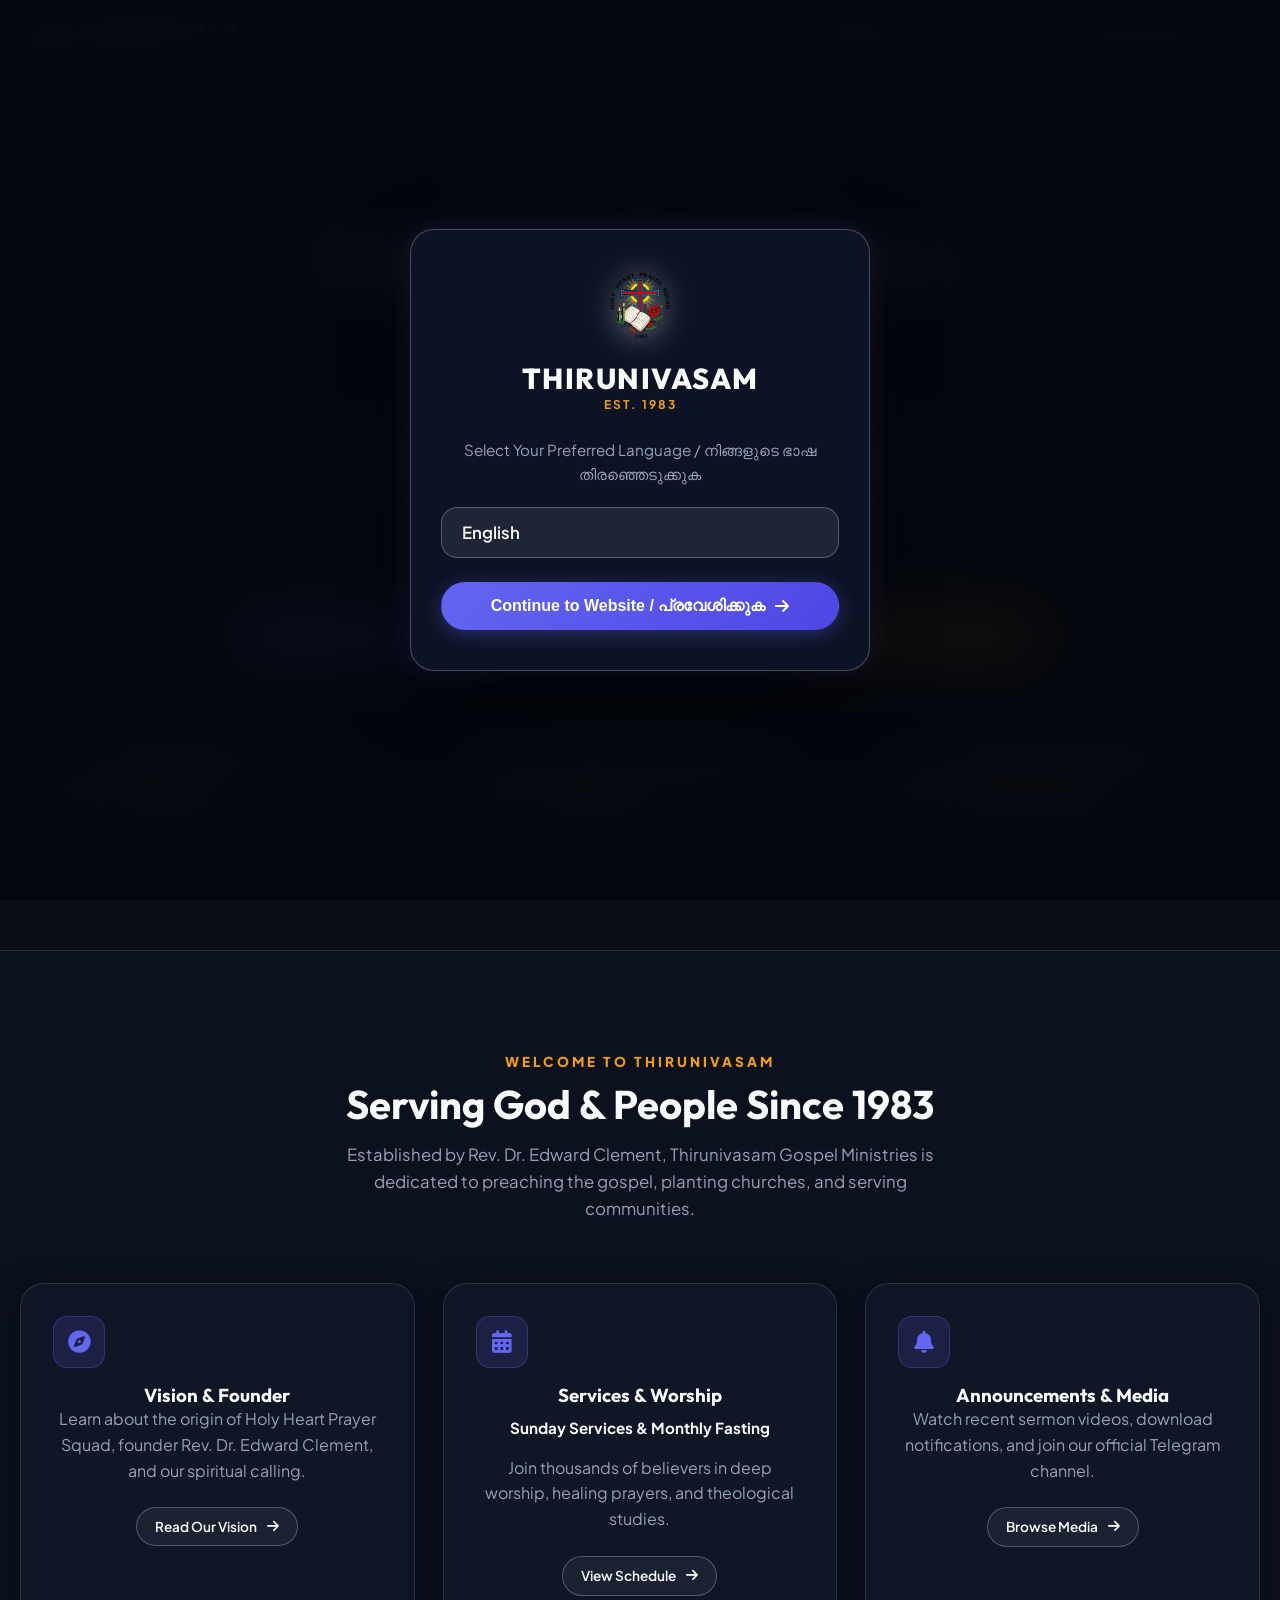
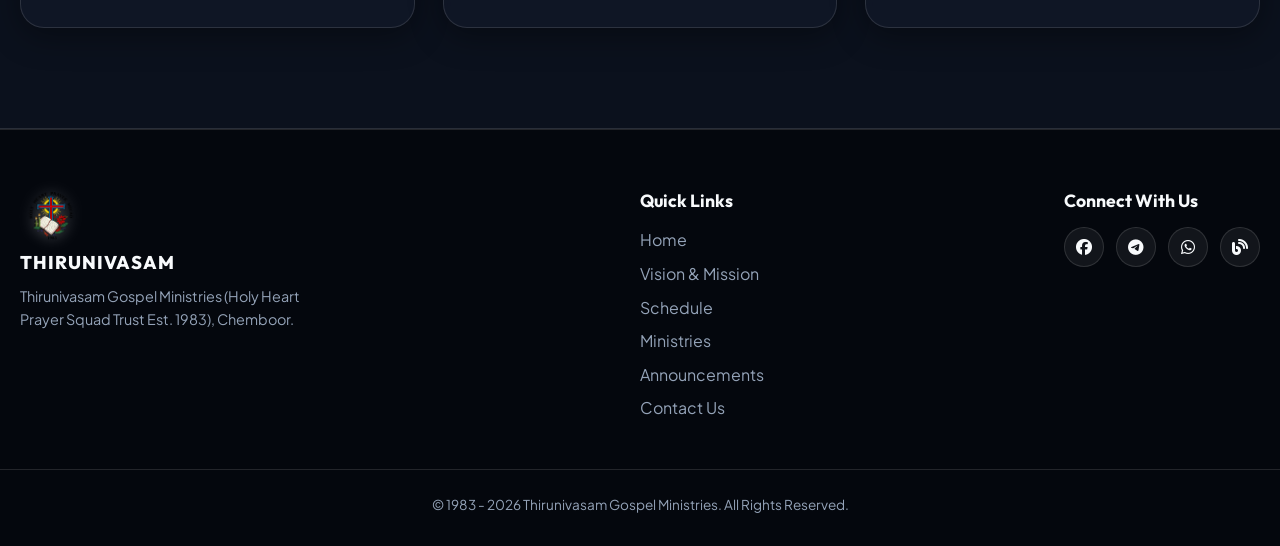
<file: index.html>
<!DOCTYPE html>
<html lang="en">
<head>
    <meta charset="UTF-8">
    <meta name="viewport" content="width=device-width, initial-scale=1.0">
    <title>Thirunivasam Gospel Ministries | Home</title>
    <meta name="description" content="Thirunivasam Gospel Ministries & Church located at Chemboor, Thiruvananthapuram. Established in 1983 by Rev. Dr. Edward Clement. Join our Sunday Worship and Fasting Prayers.">
    
    <!-- Google Fonts -->
    <link rel="preconnect" href="https://fonts.googleapis.com">
    <link rel="preconnect" href="https://fonts.gstatic.com" crossorigin>
    <link href="https://fonts.googleapis.com/css2?family=Plus+Jakarta+Sans:wght@300;400;500;600;700;800&family=Outfit:wght@300;400;500;600;700;800&display=swap" rel="stylesheet">
    
    <!-- FontAwesome Icons -->
    <link rel="stylesheet" href="https://cdnjs.cloudflare.com/ajax/libs/font-awesome/6.4.0/css/all.min.css">
    
    <!-- Custom Stylesheet -->
    <link rel="stylesheet" href="styles.css">
    
    <!-- Google Translate Script -->
    <script type="text/javascript">
        if (localStorage.getItem('thirunivasam_splash_seen') || document.cookie.includes('thirunivasam_splash_seen=true')) {
            document.documentElement.classList.add('splash-already-seen');
        }

        function googleTranslateElementInit() {
            new google.translate.TranslateElement({
                pageLanguage: 'en',
                includedLanguages: 'en,ml,ta,te,kn,hi,mr,bn,gu,pa,ur',
                layout: google.translate.TranslateElement.InlineLayout.SIMPLE,
                autoDisplay: false,
                multilanguagePage: true
            }, 'google_translate_element');
        }
    </script>
    <script type="text/javascript" src="https://translate.google.com/translate_a/element.js?cb=googleTranslateElementInit"></script>
</head>
<body>
    <!-- Background Glow Blobs -->
    <div class="glow-blob blob-1"></div>
    <div class="glow-blob blob-2"></div>
    <div class="glow-blob blob-3"></div>

    <!-- First-Time Language Selection Splash Screen Overlay -->
    <div class="lang-splash-backdrop hidden" id="langSplashOverlay">
        <div class="splash-card glass-panel notranslate" translate="no">
            <img src="uploads/logo.png" alt="Thirunivasam Church Logo" class="splash-logo-img">
            <h2 class="splash-title">THIRUNIVASAM</h2>
            <span class="splash-sub">EST. 1983</span>
            
            <p class="splash-instruction">Select Your Preferred Language / നിങ്ങളുടെ ഭാഷ തിരഞ്ഞെടുക്കുക</p>
            
            <form id="splashLangForm">
                <div class="splash-select-wrapper">
                    <select id="splashLanguageSelect" class="splash-select notranslate" translate="no">
                        <option value="en">English</option>
                        <option value="ml" selected>മലയാളം (Malayalam)</option>
                        <option value="ta">தமிழ் (Tamil)</option>
                        <option value="te">తెలుగు (Telugu)</option>
                        <option value="kn">കന്നഡ (Kannada)</option>
                        <option value="hi">हिंदी (Hindi)</option>
                        <option value="mr">मराठी (Marathi)</option>
                        <option value="bn">বাংলা (Bengali)</option>
                        <option value="gu">ગુજરાતી (Gujarati)</option>
                        <option value="pa">ਪੰਜਾਬੀ (Punjabi)</option>
                        <option value="ur">اردو (Urdu)</option>
                    </select>
                </div>
                <button type="submit" class="btn btn-primary splash-submit-btn">
                    Continue to Website / പ്രവേശിക്കുക <i class="fa-solid fa-arrow-right"></i>
                </button>
            </form>
        </div>
    </div>

    <!-- Navigation Header -->
    <header class="navbar" id="navbar">
        <div class="container nav-container">
            <a href="index.html" class="brand-logo">
                <img src="uploads/logo.png" alt="Thirunivasam Holy Heart Prayer Squad Logo" class="church-logo-img">
                <div class="logo-text">
                    <span class="brand-name">THIRUNIVASAM</span>
                    <span class="brand-sub">EST. 1983</span>
                </div>
            </a>

            <nav class="nav-links" id="navLinks">
                <a href="index.html" class="nav-link active"><i class="fa-solid fa-house"></i> Home</a>
                <a href="vision-and-mission.html" class="nav-link"><i class="fa-solid fa-compass"></i> Vision & Mission</a>
                <a href="services.html" class="nav-link"><i class="fa-solid fa-calendar-days"></i> Services</a>
                <a href="ministries.html" class="nav-link"><i class="fa-solid fa-hand-holding-heart"></i> Ministries</a>
                <a href="notifications.html" class="nav-link"><i class="fa-solid fa-bell"></i> Announcements</a>
                <!-- Custom Ultra-Modern Language Selector inside Menu -->
                <div class="custom-lang-selector glass-pill notranslate nav-drawer-lang" translate="no">
                    <i class="fa-solid fa-globe lang-globe-icon"></i>
                    <select id="customLanguageSelect" class="lang-select-input notranslate" translate="no" aria-label="Select Language">
                        <option value="en" class="notranslate" translate="no">English</option>
                        <option value="ml" class="notranslate" translate="no">മലയാളം (Malayalam)</option>
                        <option value="ta" class="notranslate" translate="no">தமிழ் (Tamil)</option>
                        <option value="te" class="notranslate" translate="no">తెలుగు (Telugu)</option>
                        <option value="kn" class="notranslate" translate="no">കന്നഡ (Kannada)</option>
                        <option value="hi" class="notranslate" translate="no">हिंदी (Hindi)</option>
                        <option value="mr" class="notranslate" translate="no">मराठी (Marathi)</option>
                        <option value="bn" class="notranslate" translate="no">বাংলা (Bengali)</option>
                        <option value="gu" class="notranslate" translate="no">ગુજરાતી (Gujarati)</option>
                        <option value="pa" class="notranslate" translate="no">ਪੰਜਾਬੀ (Punjabi)</option>
                        <option value="ur" class="notranslate" translate="no">اردو (Urdu)</option>
                    </select>
                    <i class="fa-solid fa-chevron-down lang-arrow-icon"></i>
                </div>
                <button class="btn btn-outline drawer-prayer-btn" id="openPrayerBtn">
                    <i class="fa-solid fa-hands-praying"></i> Prayer Request
                </button>
            </nav>

            <div class="nav-actions">
                <!-- Hidden Google Translate Element -->
                <div id="google_translate_element" style="display:none;"></div>

                <button class="menu-toggle" id="menuToggle" aria-label="Toggle Navigation">
                    <i class="fa-solid fa-bars"></i>
                </button>
            </div>
        </div>
    </header>

    <!-- Main Hero Section -->
    <section class="hero" id="home">
        <div class="hero-overlay"></div>
        <div class="container hero-content">
            <div class="badge-pill">
                <span class="badge-dot"></span>
                <span>Welcome to Thirunivasam Church & Gospel Ministries</span>
            </div>
            
            <h1 class="hero-title">
                Experience Divine Grace, <br>
                <span class="text-gradient">Faith & Salvation</span>
            </h1>
            
            <div class="hero-verse-card glass-panel">
                <i class="fa-solid fa-quote-left quote-icon"></i>
                <p class="verse-text">"And with all his abundant wealth through Christ Jesus, my God will supply all your needs."</p>
                <span class="verse-ref">— Philippians 4:19 GNT</span>
            </div>

            <div class="hero-buttons">
                <button class="btn btn-primary btn-lg" id="joinWhatsappBtn">
                    <i class="fa-brands fa-whatsapp"></i> Join WhatsApp Group
                </button>
                <a href="https://t.me/malayalam_christian_messages" target="_blank" class="btn btn-glass btn-lg">
                    <i class="fa-brands fa-telegram"></i> Telegram Messages
                </a>
                <button class="btn btn-secondary btn-lg" id="heroPrayerBtn">
                    <i class="fa-solid fa-paper-plane"></i> Send Prayer Request
                </button>
            </div>

            <!-- Service Countdowns -->
            <div class="hero-countdowns grid grid-3">
                <div class="glass-card countdown-card">
                    <div class="card-icon"><i class="fa-solid fa-church"></i></div>
                    <div>
                        <h4>Next Sunday Service</h4>
                        <div class="timer-display" id="sundayTimer">Loading...</div>
                        <small>Every Sunday Morning</small>
                    </div>
                </div>
                <div class="glass-card countdown-card">
                    <div class="card-icon"><i class="fa-solid fa-fire"></i></div>
                    <div>
                        <h4>Last Tuesday Fasting Prayer</h4>
                        <div class="timer-display" id="fastingTimer">Loading...</div>
                        <small>Last Tuesday of every month</small>
                    </div>
                </div>
                <div class="glass-card countdown-card">
                    <div class="card-icon"><i class="fa-solid fa-book-bible"></i></div>
                    <div>
                        <h4>Thirunivasam Bible College</h4>
                        <div class="timer-display">Admissions Open</div>
                        <small>Theological Education</small>
                    </div>
                </div>
            </div>
        </div>
    </section>

    <!-- Quick Overview Cards -->
    <section class="section bg-alt">
        <div class="container">
            <div class="section-header text-center">
                <span class="subheading">WELCOME TO THIRUNIVASAM</span>
                <h2 class="section-title">Serving God & People Since 1983</h2>
                <p class="section-desc">Established by Rev. Dr. Edward Clement, Thirunivasam Gospel Ministries is dedicated to preaching the gospel, planting churches, and serving communities.</p>
            </div>

            <div class="grid grid-3">
                <div class="glass-card text-center">
                    <div class="card-icon mx-auto mb-3"><i class="fa-solid fa-compass"></i></div>
                    <h3>Vision & Founder</h3>
                    <p class="mb-4">Learn about the origin of Holy Heart Prayer Squad, founder Rev. Dr. Edward Clement, and our spiritual calling.</p>
                    <a href="vision-and-mission.html" class="btn btn-outline btn-sm">Read Our Vision <i class="fa-solid fa-arrow-right"></i></a>
                </div>

                <div class="glass-card text-center">
                    <div class="card-icon mx-auto mb-3"><i class="fa-solid fa-calendar-days"></i></div>
                    <h3>Services & Worship</h3>
                    <div class="schedule-time text-accent">Sunday Services & Monthly Fasting</div>
                    <p class="mb-4">Join thousands of believers in deep worship, healing prayers, and theological studies.</p>
                    <a href="services.html" class="btn btn-outline btn-sm">View Schedule <i class="fa-solid fa-arrow-right"></i></a>
                </div>

                <div class="glass-card text-center">
                    <div class="card-icon mx-auto mb-3"><i class="fa-solid fa-bell"></i></div>
                    <h3>Announcements & Media</h3>
                    <p class="mb-4">Watch recent sermon videos, download notifications, and join our official Telegram channel.</p>
                    <a href="notifications.html" class="btn btn-outline btn-sm">Browse Media <i class="fa-solid fa-arrow-right"></i></a>
                </div>
            </div>
        </div>
    </section>

    <!-- Footer -->
    <footer class="footer">
        <div class="container footer-content">
            <div class="footer-brand">
                <img src="uploads/logo.png" alt="Holy Heart Prayer Squad Logo" class="footer-logo-img">
                <span class="brand-name">THIRUNIVASAM</span>
                <p>Thirunivasam Gospel Ministries (Holy Heart Prayer Squad Trust Est. 1983), Chemboor.</p>
            </div>

            <div class="footer-links">
                <h4>Quick Links</h4>
                <a href="index.html">Home</a>
                <a href="vision-and-mission.html">Vision & Mission</a>
                <a href="services.html">Schedule</a>
                <a href="ministries.html">Ministries</a>
                <a href="notifications.html">Announcements</a>
                <a href="contact-us.html">Contact Us</a>
            </div>

            <div class="footer-social">
                <h4>Connect With Us</h4>
                <div class="social-icons">
                    <a href="https://facebook.com/thirunivasam.gospel.ministries" target="_blank" aria-label="Facebook"><i class="fa-brands fa-facebook"></i></a>
                    <a href="https://t.me/malayalam_christian_messages" target="_blank" aria-label="Telegram"><i class="fa-brands fa-telegram"></i></a>
                    <a href="https://wa.me/+919497571150" target="_blank" aria-label="WhatsApp"><i class="fa-brands fa-whatsapp"></i></a>
                    <a href="http://thirunivasamchurch.blogspot.in" target="_blank" aria-label="Blog"><i class="fa-solid fa-blog"></i></a>
                </div>
            </div>
        </div>

        <div class="footer-bottom text-center">
            <p>&copy; 1983 - <span id="currentYear">2026</span> Thirunivasam Gospel Ministries. All Rights Reserved.</p>
        </div>
    </footer>

    <!-- MODAL 1: Prayer Request Modal -->
    <div class="modal-backdrop" id="prayerModal">
        <div class="modal-card glass-card">
            <button class="modal-close" id="closePrayerModal">&times;</button>
            <div class="modal-header">
                <i class="fa-solid fa-hands-praying modal-icon"></i>
                <h3>Submit Your Prayer Request</h3>
                <p>Your prayer request will be sent to the Thirunivasam Prayer Cell for continuous intercession.</p>
            </div>
            
            <form id="prayerForm" class="modal-form">
                <div class="form-group">
                    <label for="prayerName">Full Name *</label>
                    <input type="text" id="prayerName" class="form-input" placeholder="Enter your full name" required>
                </div>
                <div class="form-group">
                    <label for="prayerPhone">Phone Number *</label>
                    <input type="tel" id="prayerPhone" class="form-input" placeholder="+91 98765 43210" required>
                </div>
                <div class="form-group">
                    <label for="prayerEmail">Email Address *</label>
                    <input type="email" id="prayerEmail" class="form-input" placeholder="name@example.com" required>
                </div>
                <div class="form-group">
                    <label for="prayerMessage">Your Prayer Request (നിങ്ങളുടെ പ്രാർത്ഥനാ വിഷയം) *</label>
                    <textarea id="prayerMessage" class="form-input form-textarea" rows="4" placeholder="Write your prayer request here..." required></textarea>
                </div>
                <!-- Anti-Bot Math Captcha Challenge -->
                <div class="form-group captcha-group">
                    <label for="captchaAnswer">Security Check: <span id="captchaQuestion" class="text-accent font-bold"></span> = ? *</label>
                    <div class="captcha-input-flex">
                        <input type="number" id="captchaAnswer" class="form-input" placeholder="Enter answer" required>
                        <button type="button" class="btn btn-sm btn-glass" id="refreshCaptchaBtn" title="Refresh Captcha"><i class="fa-solid fa-rotate-right"></i></button>
                    </div>
                    <small id="captchaError" class="text-red hidden mt-1"><i class="fa-solid fa-triangle-exclamation"></i> Incorrect Captcha answer. Please try again.</small>
                </div>
                <button type="submit" class="btn btn-primary btn-block">
                    <i class="fa-solid fa-paper-plane"></i> Send Prayer Request
                </button>
            </form>
            <div class="form-success hidden" id="prayerSuccess">
                <i class="fa-solid fa-circle-check success-icon"></i>
                <h4>Prayer Request Received!</h4>
                <p>May God bless you and fulfill your prayers according to His rich grace. Our prayer cell will intercede for you.</p>
                <button class="btn btn-glass mt-3" id="resetPrayerForm">Submit Another Request</button>
            </div>
        </div>
    </div>

    <!-- MODAL 2: WhatsApp Group Join Modal -->
    <div class="modal-backdrop" id="whatsappModal">
        <div class="modal-card glass-card">
            <button class="modal-close" id="closeWhatsappModal">&times;</button>
            <div class="modal-header">
                <i class="fa-brands fa-whatsapp modal-icon text-green"></i>
                <h3>Join WhatsApp Announcement Group</h3>
                <p>Receive official updates, service notifications, and sermon links directly on WhatsApp.</p>
            </div>

            <form id="whatsappForm" class="modal-form">
                <div class="form-group">
                    <label for="waName">Full Name *</label>
                    <input type="text" id="waName" class="form-input" placeholder="Enter your name" required>
                </div>
                <div class="form-group">
                    <label for="waPhone">WhatsApp Mobile Number *</label>
                    <input type="tel" id="waPhone" class="form-input" placeholder="+91 94975 71150" required>
                </div>
                <div class="form-group">
                    <label for="waAddress">Address / Location *</label>
                    <input type="text" id="waAddress" class="form-input" placeholder="Line 1, City, State, Country" required>
                </div>
                <div class="form-group">
                    <label>Age Group *</label>
                    <select id="waAge" class="form-input" required>
                        <option value="">Select Age Group</option>
                        <option value="Less than 13">Less than 13</option>
                        <option value="13-18">13 - 18</option>
                        <option value="19-25">19 - 25</option>
                        <option value="26-35">26 - 35</option>
                        <option value="36-50">36 - 50</option>
                        <option value="Over 50">Over 50</option>
                        <option value="Prefer not to say">Prefer not to say</option>
                    </select>
                </div>
                <div class="form-group">
                    <label for="waSuggestions">Suggestions (Optional)</label>
                    <textarea id="waSuggestions" class="form-input form-textarea" rows="2" placeholder="Any message or suggestion for Thirunivasam..."></textarea>
                </div>
                <button type="submit" class="btn btn-primary btn-block">
                    <i class="fa-brands fa-whatsapp"></i> Request to Join Group
                </button>
            </form>
            <div class="form-success hidden" id="whatsappSuccess">
                <i class="fa-solid fa-circle-check success-icon text-green"></i>
                <h4>Join Request Submitted!</h4>
                <p>Thank you! Your request has been logged. You will be added to the official WhatsApp Announcement Group shortly.</p>
                <a href="https://wa.me/+919497571150?text=Hello%20Thirunivasam%20Church,%20I%20requested%20to%20join%20the%20WhatsApp%20Announcement%20Group." target="_blank" class="btn btn-primary mt-3">
                    <i class="fa-brands fa-whatsapp"></i> Direct Message Pastor on WhatsApp
                </a>
            </div>
        </div>
    </div>

    <!-- Script File -->
    <script src="script.js"></script>
</body>
</html>
</file>
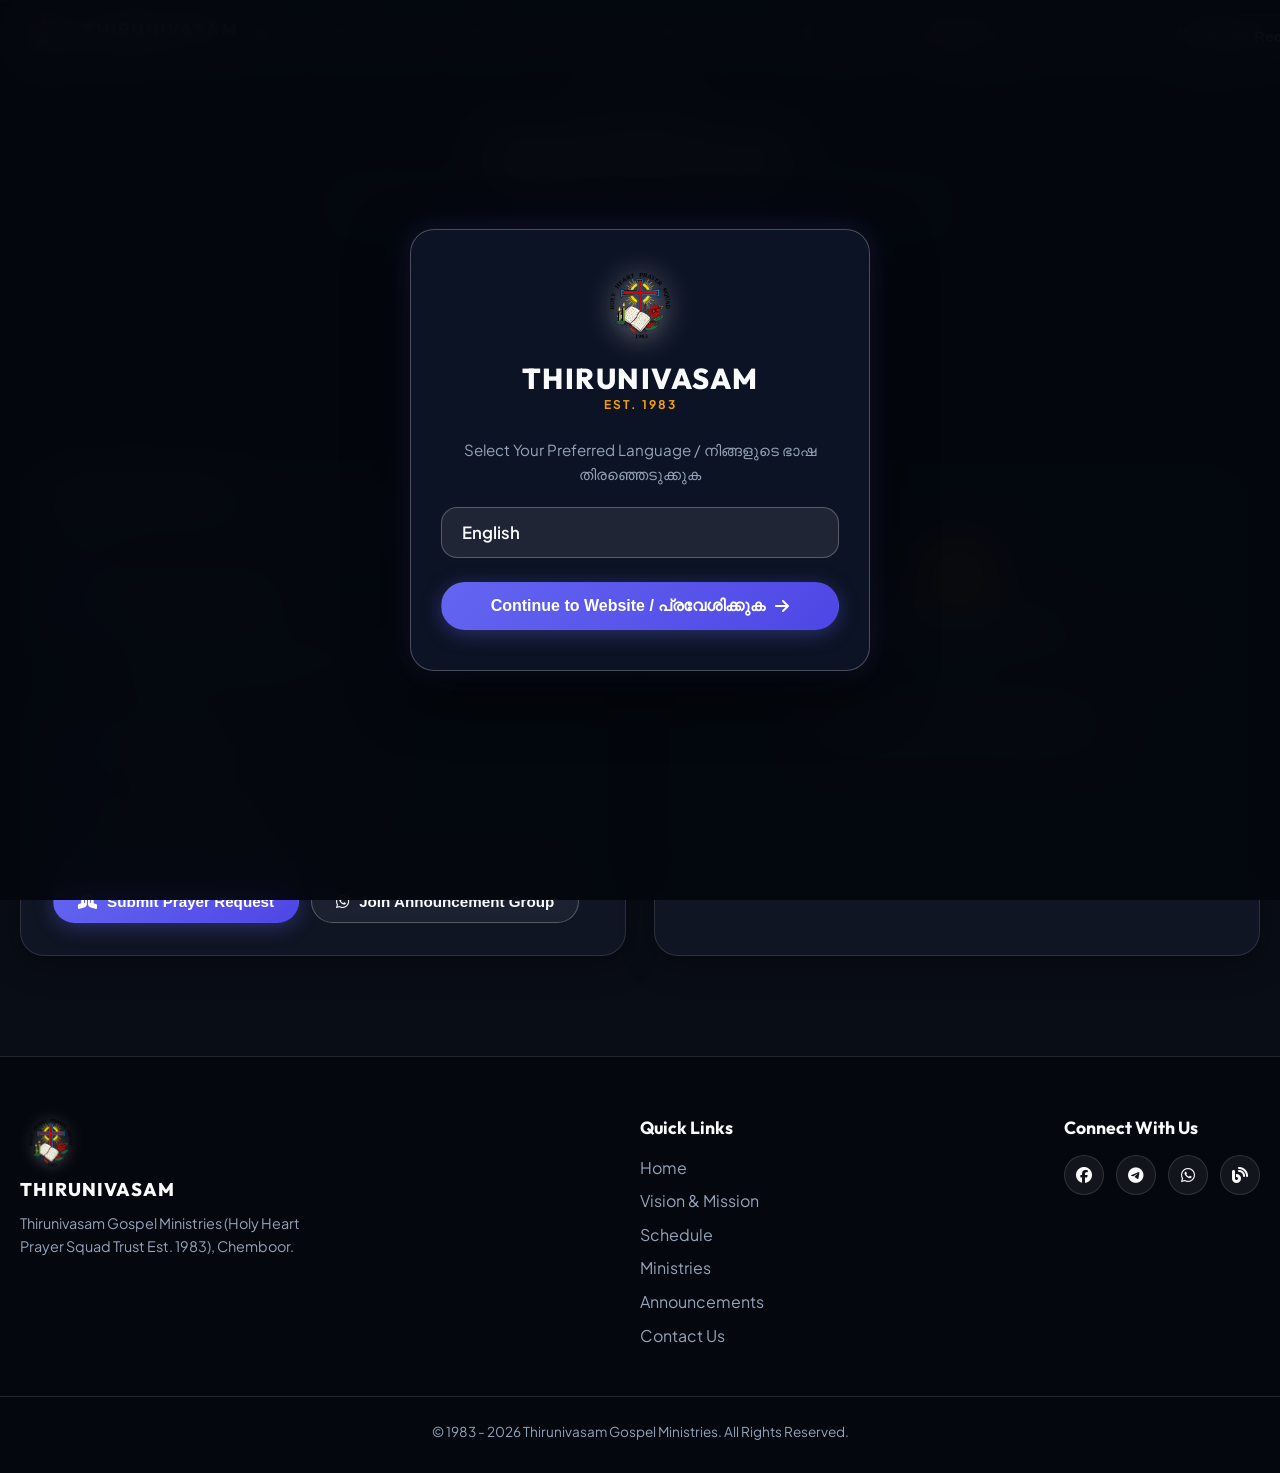
<file: contact-us.html>
<!DOCTYPE html>
<html lang="en">
<head>
    <meta charset="UTF-8">
    <meta name="viewport" content="width=device-width, initial-scale=1.0">
    <title>Contact Us | Thirunivasam Gospel Ministries</title>
    <meta name="description" content="Contact Rev. Dr. Edward Clement & Thirunivasam Church, Chemboor, Mannamkonam P.O, Thiruvananthapuram. Phone: +91 94975 71150, +91 90671 68213.">
    
    <!-- Google Fonts -->
    <link rel="preconnect" href="https://fonts.googleapis.com">
    <link rel="preconnect" href="https://fonts.gstatic.com" crossorigin>
    <link href="https://fonts.googleapis.com/css2?family=Plus+Jakarta+Sans:wght@300;400;500;600;700;800&family=Outfit:wght@300;400;500;600;700;800&display=swap" rel="stylesheet">
    
    <!-- FontAwesome Icons -->
    <link rel="stylesheet" href="https://cdnjs.cloudflare.com/ajax/libs/font-awesome/6.4.0/css/all.min.css">
    
    <!-- Custom Stylesheet -->
    <link rel="stylesheet" href="styles.css">
    
    <!-- Google Translate Script -->
    <script type="text/javascript">
        if (localStorage.getItem('thirunivasam_splash_seen') || document.cookie.includes('thirunivasam_splash_seen=true')) {
            document.documentElement.classList.add('splash-already-seen');
        }

        function googleTranslateElementInit() {
            new google.translate.TranslateElement({
                pageLanguage: 'en',
                includedLanguages: 'en,ml,ta,te,kn,hi,mr,bn,gu,pa,ur',
                layout: google.translate.TranslateElement.InlineLayout.SIMPLE,
                autoDisplay: false,
                multilanguagePage: true
            }, 'google_translate_element');
        }
    </script>
    <script type="text/javascript" src="https://translate.google.com/translate_a/element.js?cb=googleTranslateElementInit"></script>
</head>
<body>
    <!-- Background Glow Blobs -->
    <div class="glow-blob blob-1"></div>
    <div class="glow-blob blob-3"></div>

    <!-- First-Time Language Selection Splash Screen Overlay -->
    <div class="lang-splash-backdrop hidden" id="langSplashOverlay">
        <div class="splash-card glass-panel notranslate" translate="no">
            <img src="uploads/logo.png" alt="Thirunivasam Church Logo" class="splash-logo-img">
            <h2 class="splash-title">THIRUNIVASAM</h2>
            <span class="splash-sub">EST. 1983</span>
            
            <p class="splash-instruction">Select Your Preferred Language / നിങ്ങളുടെ ഭാഷ തിരഞ്ഞെടുക്കുക</p>
            
            <form id="splashLangForm">
                <div class="splash-select-wrapper">
                    <select id="splashLanguageSelect" class="splash-select notranslate" translate="no">
                        <option value="en">English</option>
                        <option value="ml" selected>മലയാളം (Malayalam)</option>
                        <option value="ta">தமிழ் (Tamil)</option>
                        <option value="te">తెలుగు (Telugu)</option>
                        <option value="kn">കന്നഡ (Kannada)</option>
                        <option value="hi">हिंदी (Hindi)</option>
                        <option value="mr">മരാठी (Marathi)</option>
                        <option value="bn">বাংলা (Bengali)</option>
                        <option value="gu">ગુજરાતી (Gujarati)</option>
                        <option value="pa">ਪੰਜਾਬੀ (Punjabi)</option>
                        <option value="ur">اردو (Urdu)</option>
                    </select>
                </div>
                <button type="submit" class="btn btn-primary splash-submit-btn">
                    Continue to Website / പ്രവേശിക്കുക <i class="fa-solid fa-arrow-right"></i>
                </button>
            </form>
        </div>
    </div>

    <!-- Navigation Header -->
    <header class="navbar" id="navbar">
        <div class="container nav-container">
            <a href="index.html" class="brand-logo">
                <img src="uploads/logo.png" alt="Thirunivasam Holy Heart Prayer Squad Logo" class="church-logo-img">
                <div class="logo-text">
                    <span class="brand-name">THIRUNIVASAM</span>
                    <span class="brand-sub">EST. 1983</span>
                </div>
            </a>

            <nav class="nav-links" id="navLinks">
                <a href="index.html" class="nav-link"><i class="fa-solid fa-house"></i> Home</a>
                <a href="vision-and-mission.html" class="nav-link"><i class="fa-solid fa-compass"></i> Vision & Mission</a>
                <a href="services.html" class="nav-link"><i class="fa-solid fa-calendar-days"></i> Services</a>
                <a href="ministries.html" class="nav-link"><i class="fa-solid fa-hand-holding-heart"></i> Ministries</a>
                <a href="notifications.html" class="nav-link"><i class="fa-solid fa-bell"></i> Announcements</a>
                <a href="contact-us.html" class="nav-link active"><i class="fa-solid fa-location-dot"></i> Contact Us</a>
                
                <!-- Custom Ultra-Modern Language Selector inside Menu -->
                <div class="custom-lang-selector glass-pill notranslate nav-drawer-lang" translate="no">
                    <i class="fa-solid fa-globe lang-globe-icon"></i>
                    <select id="customLanguageSelect" class="lang-select-input notranslate" translate="no" aria-label="Select Language">
                        <option value="en" class="notranslate" translate="no">English</option>
                        <option value="ml" class="notranslate" translate="no">മലയാളം (Malayalam)</option>
                        <option value="ta" class="notranslate" translate="no">தமிழ் (Tamil)</option>
                        <option value="te" class="notranslate" translate="no">తెలుగు (Telugu)</option>
                        <option value="kn" class="notranslate" translate="no">കന്നഡ (Kannada)</option>
                        <option value="hi" class="notranslate" translate="no">हिंदी (Hindi)</option>
                        <option value="mr" class="notranslate" translate="no">മരാठी (Marathi)</option>
                        <option value="bn" class="notranslate" translate="no">বাংলা (Bengali)</option>
                        <option value="gu" class="notranslate" translate="no">ગુજરાતી (Gujarati)</option>
                        <option value="pa" class="notranslate" translate="no">ਪੰਜਾਬੀ (Punjabi)</option>
                        <option value="ur" class="notranslate" translate="no">اردو (Urdu)</option>
                    </select>
                    <i class="fa-solid fa-chevron-down lang-arrow-icon"></i>
                </div>
                <button class="btn btn-outline drawer-prayer-btn" id="openPrayerBtn">
                    <i class="fa-solid fa-hands-praying"></i> Prayer Request
                </button>
            </nav>

            <div class="nav-actions">
                <div id="google_translate_element" style="display:none;"></div>
                <button class="menu-toggle" id="menuToggle" aria-label="Toggle Navigation">
                    <i class="fa-solid fa-bars"></i>
                </button>
            </div>
        </div>
    </header>

    <!-- Page Header Banner -->
    <section class="section pt-160 bg-alt">
        <div class="container text-center">
            <span class="subheading">GET IN TOUCH</span>
            <h1 class="section-title">Reach Out to Us</h1>
            <p class="section-desc">We welcome you to Thirunivasam Church and are always available for prayer support, counseling, or inquiries.</p>
        </div>
    </section>

    <!-- Contact Details & Map Section -->
    <section class="section">
        <div class="container">
            <div class="grid grid-2 contact-grid">
                <!-- Direct Contact Information -->
                <div class="glass-card contact-info-card">
                    <h3>Contact Information</h3>
                    <p class="mb-4">Visit our Head Church or connect with Chief Pastor Rev. Dr. Edward Clement.</p>

                    <div class="info-item">
                        <div class="info-icon"><i class="fa-solid fa-church"></i></div>
                        <div>
                            <strong>Head Church Address</strong>
                            <p>Rev. Edward Clement,<br>Thirunivasam Church, Chemboor,<br>Mannamkonam P.O, Thiruvananthapuram,<br>Kerala, India - Pin 695 125</p>
                        </div>
                    </div>

                    <div class="info-item">
                        <div class="info-icon"><i class="fa-solid fa-phone"></i></div>
                        <div>
                            <strong>Phone Numbers</strong>
                            <p><a href="tel:+919497571150">+91 94975 71150</a> | <a href="tel:+919067168213">+91 90671 68213</a></p>
                        </div>
                    </div>

                    <div class="info-item">
                        <div class="info-icon"><i class="fa-brands fa-whatsapp"></i></div>
                        <div>
                            <strong>WhatsApp Support</strong>
                            <p><a href="https://wa.me/+919497571150" target="_blank">+91 94975 71150 (Direct Chat)</a></p>
                        </div>
                    </div>

                    <div class="action-buttons-flex mt-4">
                        <button class="btn btn-primary" id="contactPrayerBtn">
                            <i class="fa-solid fa-hands-praying"></i> Submit Prayer Request
                        </button>
                        <button class="btn btn-outline" id="contactWaBtn">
                            <i class="fa-brands fa-whatsapp"></i> Join Announcement Group
                        </button>
                    </div>
                </div>

                <!-- Interactive Location / Map Card -->
                <div class="glass-card map-card text-center">
                    <div class="map-placeholder">
                        <i class="fa-solid fa-map-location-dot map-big-icon"></i>
                        <h4>Thirunivasam Head Church</h4>
                        <p>Chemboor, Mannamkonam P.O, Thiruvananthapuram, Kerala 695125</p>
                        <a href="https://maps.google.com/?q=Chemboor+Mannamkonam+Thiruvananthapuram" target="_blank" class="btn btn-glass mt-3">
                            <i class="fa-solid fa-directions"></i> Get Directions on Google Maps
                        </a>
                    </div>
                </div>
            </div>
        </div>
    </section>

    <!-- Footer -->
    <footer class="footer">
        <div class="container footer-content">
            <div class="footer-brand">
                <img src="uploads/logo.png" alt="Holy Heart Prayer Squad Logo" class="footer-logo-img">
                <span class="brand-name">THIRUNIVASAM</span>
                <p>Thirunivasam Gospel Ministries (Holy Heart Prayer Squad Trust Est. 1983), Chemboor.</p>
            </div>

            <div class="footer-links">
                <h4>Quick Links</h4>
                <a href="index.html">Home</a>
                <a href="vision-and-mission.html">Vision & Mission</a>
                <a href="services.html">Schedule</a>
                <a href="ministries.html">Ministries</a>
                <a href="notifications.html">Announcements</a>
                <a href="contact-us.html">Contact Us</a>
            </div>

            <div class="footer-social">
                <h4>Connect With Us</h4>
                <div class="social-icons">
                    <a href="https://facebook.com/thirunivasam.gospel.ministries" target="_blank" aria-label="Facebook"><i class="fa-brands fa-facebook"></i></a>
                    <a href="https://t.me/malayalam_christian_messages" target="_blank" aria-label="Telegram"><i class="fa-brands fa-telegram"></i></a>
                    <a href="https://wa.me/+919497571150" target="_blank" aria-label="WhatsApp"><i class="fa-brands fa-whatsapp"></i></a>
                    <a href="http://thirunivasamchurch.blogspot.in" target="_blank" aria-label="Blog"><i class="fa-solid fa-blog"></i></a>
                </div>
            </div>
        </div>

        <div class="footer-bottom text-center">
            <p>&copy; 1983 - <span id="currentYear">2026</span> Thirunivasam Gospel Ministries. All Rights Reserved.</p>
        </div>
    </footer>

    <!-- MODAL 1: Prayer Request Modal -->
    <div class="modal-backdrop" id="prayerModal">
        <div class="modal-card glass-card">
            <button class="modal-close" id="closePrayerModal">&times;</button>
            <div class="modal-header">
                <i class="fa-solid fa-hands-praying modal-icon"></i>
                <h3>Submit Your Prayer Request</h3>
                <p>Your prayer request will be sent to the Thirunivasam Prayer Cell for continuous intercession.</p>
            </div>
            
            <form id="prayerForm" class="modal-form">
                <div class="form-group">
                    <label for="prayerName">Full Name *</label>
                    <input type="text" id="prayerName" class="form-input" placeholder="Enter your full name" required>
                </div>
                <div class="form-group">
                    <label for="prayerPhone">Phone Number *</label>
                    <input type="tel" id="prayerPhone" class="form-input" placeholder="+91 98765 43210" required>
                </div>
                <div class="form-group">
                    <label for="prayerEmail">Email Address *</label>
                    <input type="email" id="prayerEmail" class="form-input" placeholder="name@example.com" required>
                </div>
                <div class="form-group">
                    <label for="prayerMessage">Your Prayer Request (നിങ്ങളുടെ പ്രാർത്ഥനാ വിഷയം) *</label>
                    <textarea id="prayerMessage" class="form-input form-textarea" rows="4" placeholder="Write your prayer request here..." required></textarea>
                </div>
                <!-- Anti-Bot Math Captcha Challenge -->
                <div class="form-group captcha-group">
                    <label for="captchaAnswer">Security Check: <span id="captchaQuestion" class="text-accent font-bold"></span> = ? *</label>
                    <div class="captcha-input-flex">
                        <input type="number" id="captchaAnswer" class="form-input" placeholder="Enter answer" required>
                        <button type="button" class="btn btn-sm btn-glass" id="refreshCaptchaBtn" title="Refresh Captcha"><i class="fa-solid fa-rotate-right"></i></button>
                    </div>
                    <small id="captchaError" class="text-red hidden mt-1"><i class="fa-solid fa-triangle-exclamation"></i> Incorrect Captcha answer. Please try again.</small>
                </div>
                <button type="submit" class="btn btn-primary btn-block">
                    <i class="fa-solid fa-paper-plane"></i> Send Prayer Request
                </button>
            </form>
            <div class="form-success hidden" id="prayerSuccess">
                <i class="fa-solid fa-circle-check success-icon"></i>
                <h4>Prayer Request Received!</h4>
                <p>May God bless you and fulfill your prayers according to His rich grace. Our prayer cell will intercede for you.</p>
                <button class="btn btn-glass mt-3" id="resetPrayerForm">Submit Another Request</button>
            </div>
        </div>
    </div>

    <!-- MODAL 2: WhatsApp Group Join Modal -->
    <div class="modal-backdrop" id="whatsappModal">
        <div class="modal-card glass-card">
            <button class="modal-close" id="closeWhatsappModal">&times;</button>
            <div class="modal-header">
                <i class="fa-brands fa-whatsapp modal-icon text-green"></i>
                <h3>Join WhatsApp Announcement Group</h3>
                <p>Receive official updates, service notifications, and sermon links directly on WhatsApp.</p>
            </div>

            <form id="whatsappForm" class="modal-form">
                <div class="form-group">
                    <label for="waName">Full Name *</label>
                    <input type="text" id="waName" class="form-input" placeholder="Enter your name" required>
                </div>
                <div class="form-group">
                    <label for="waPhone">WhatsApp Mobile Number *</label>
                    <input type="tel" id="waPhone" class="form-input" placeholder="+91 94975 71150" required>
                </div>
                <div class="form-group">
                    <label for="waAddress">Address / Location *</label>
                    <input type="text" id="waAddress" class="form-input" placeholder="Line 1, City, State, Country" required>
                </div>
                <div class="form-group">
                    <label>Age Group *</label>
                    <select id="waAge" class="form-input" required>
                        <option value="">Select Age Group</option>
                        <option value="Less than 13">Less than 13</option>
                        <option value="13-18">13 - 18</option>
                        <option value="19-25">19 - 25</option>
                        <option value="26-35">26 - 35</option>
                        <option value="36-50">36 - 50</option>
                        <option value="Over 50">Over 50</option>
                        <option value="Prefer not to say">Prefer not to say</option>
                    </select>
                </div>
                <div class="form-group">
                    <label for="waSuggestions">Suggestions (Optional)</label>
                    <textarea id="waSuggestions" class="form-input form-textarea" rows="2" placeholder="Any message or suggestion for Thirunivasam..."></textarea>
                </div>
                <button type="submit" class="btn btn-primary btn-block">
                    <i class="fa-brands fa-whatsapp"></i> Request to Join Group
                </button>
            </form>
            <div class="form-success hidden" id="whatsappSuccess">
                <i class="fa-solid fa-circle-check success-icon text-green"></i>
                <h4>Join Request Submitted!</h4>
                <p>Thank you! Your request has been logged. You will be added to the official WhatsApp Announcement Group shortly.</p>
                <a href="https://wa.me/+919497571150?text=Hello%20Thirunivasam%20Church,%20I%20requested%20to%20join%20the%20WhatsApp%20Announcement%20Group." target="_blank" class="btn btn-primary mt-3">
                    <i class="fa-brands fa-whatsapp"></i> Direct Message Pastor on WhatsApp
                </a>
            </div>
        </div>
    </div>

    <!-- Script File -->
    <script src="script.js"></script>
</body>
</html>
</file>
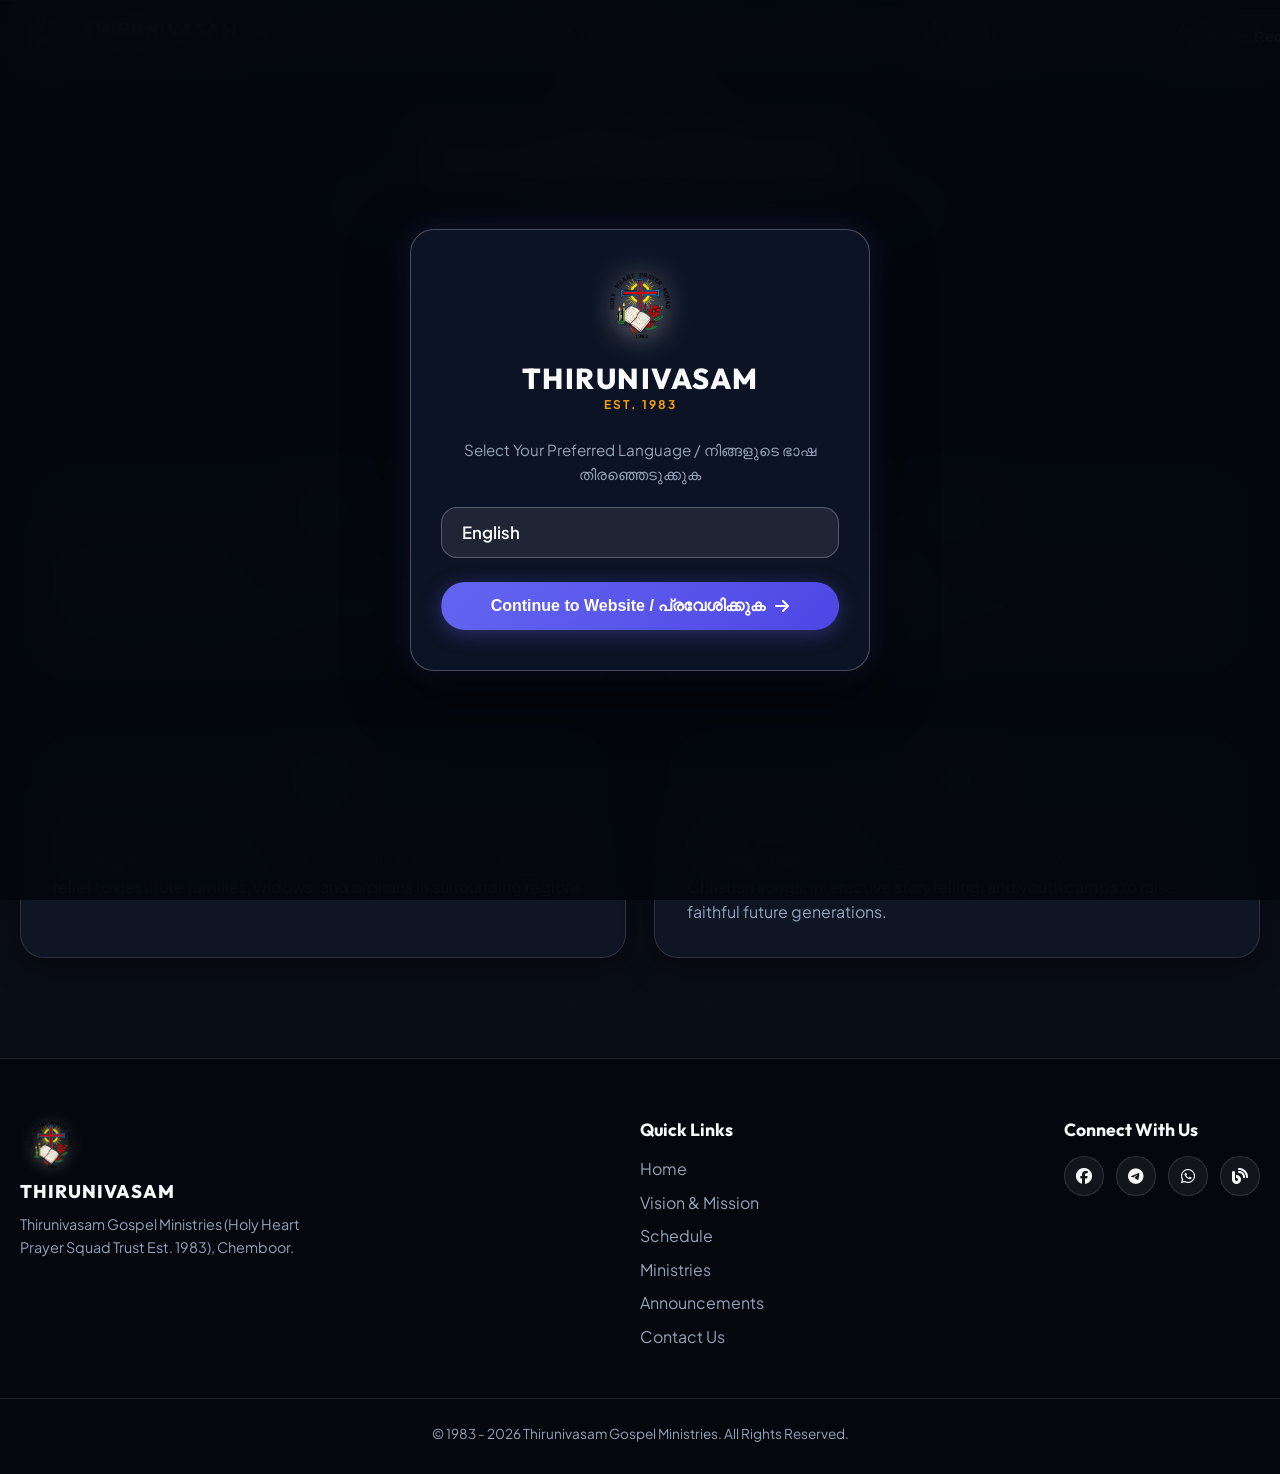
<file: ministries.html>
<!DOCTYPE html>
<html lang="en">
<head>
    <meta charset="UTF-8">
    <meta name="viewport" content="width=device-width, initial-scale=1.0">
    <title>Auxiliary Ministries | Thirunivasam Gospel Ministries</title>
    <meta name="description" content="Explore auxiliary ministries by Thirunivasam Gospel Ministries: Free Tailoring School, Poor Relief, Sunday Bible School, and Spiritual Counseling.">
    
    <!-- Google Fonts -->
    <link rel="preconnect" href="https://fonts.googleapis.com">
    <link rel="preconnect" href="https://fonts.gstatic.com" crossorigin>
    <link href="https://fonts.googleapis.com/css2?family=Plus+Jakarta+Sans:wght@300;400;500;600;700;800&family=Outfit:wght@300;400;500;600;700;800&display=swap" rel="stylesheet">
    
    <!-- FontAwesome Icons -->
    <link rel="stylesheet" href="https://cdnjs.cloudflare.com/ajax/libs/font-awesome/6.4.0/css/all.min.css">
    
    <!-- Custom Stylesheet -->
    <link rel="stylesheet" href="styles.css">
    
    <!-- Google Translate Script -->
    <script type="text/javascript">
        if (localStorage.getItem('thirunivasam_splash_seen') || document.cookie.includes('thirunivasam_splash_seen=true')) {
            document.documentElement.classList.add('splash-already-seen');
        }

        function googleTranslateElementInit() {
            new google.translate.TranslateElement({
                pageLanguage: 'en',
                includedLanguages: 'en,ml,ta,te,kn,hi,mr,bn,gu,pa,ur',
                layout: google.translate.TranslateElement.InlineLayout.SIMPLE,
                autoDisplay: false,
                multilanguagePage: true
            }, 'google_translate_element');
        }
    </script>
    <script type="text/javascript" src="https://translate.google.com/translate_a/element.js?cb=googleTranslateElementInit"></script>
</head>
<body>
    <!-- Background Glow Blobs -->
    <div class="glow-blob blob-2"></div>
    <div class="glow-blob blob-3"></div>

    <!-- First-Time Language Selection Splash Screen Overlay -->
    <div class="lang-splash-backdrop hidden" id="langSplashOverlay">
        <div class="splash-card glass-panel notranslate" translate="no">
            <img src="uploads/logo.png" alt="Thirunivasam Church Logo" class="splash-logo-img">
            <h2 class="splash-title">THIRUNIVASAM</h2>
            <span class="splash-sub">EST. 1983</span>
            
            <p class="splash-instruction">Select Your Preferred Language / നിങ്ങളുടെ ഭാഷ തിരഞ്ഞെടുക്കുക</p>
            
            <form id="splashLangForm">
                <div class="splash-select-wrapper">
                    <select id="splashLanguageSelect" class="splash-select notranslate" translate="no">
                        <option value="en">English</option>
                        <option value="ml" selected>മലയാളം (Malayalam)</option>
                        <option value="ta">தமிழ் (Tamil)</option>
                        <option value="te">తెలుగు (Telugu)</option>
                        <option value="kn">കന്നഡ (Kannada)</option>
                        <option value="hi">हिंदी (Hindi)</option>
                        <option value="mr">मരാठी (Marathi)</option>
                        <option value="bn">বাংলা (Bengali)</option>
                        <option value="gu">ગુજરાતી (Gujarati)</option>
                        <option value="pa">ਪੰਜਾਬੀ (Punjabi)</option>
                        <option value="ur">اردو (Urdu)</option>
                    </select>
                </div>
                <button type="submit" class="btn btn-primary splash-submit-btn">
                    Continue to Website / പ്രവേശിക്കുക <i class="fa-solid fa-arrow-right"></i>
                </button>
            </form>
        </div>
    </div>

    <!-- Navigation Header -->
    <header class="navbar" id="navbar">
        <div class="container nav-container">
            <a href="index.html" class="brand-logo">
                <img src="uploads/logo.png" alt="Thirunivasam Holy Heart Prayer Squad Logo" class="church-logo-img">
                <div class="logo-text">
                    <span class="brand-name">THIRUNIVASAM</span>
                    <span class="brand-sub">EST. 1983</span>
                </div>
            </a>

            <nav class="nav-links" id="navLinks">
                <a href="index.html" class="nav-link"><i class="fa-solid fa-house"></i> Home</a>
                <a href="vision-and-mission.html" class="nav-link"><i class="fa-solid fa-compass"></i> Vision & Mission</a>
                <a href="services.html" class="nav-link"><i class="fa-solid fa-calendar-days"></i> Services</a>
                <a href="ministries.html" class="nav-link active"><i class="fa-solid fa-hand-holding-heart"></i> Ministries</a>
                <a href="notifications.html" class="nav-link"><i class="fa-solid fa-bell"></i> Announcements</a>
                <a href="contact-us.html" class="nav-link"><i class="fa-solid fa-location-dot"></i> Contact Us</a>
                
                <!-- Custom Ultra-Modern Language Selector inside Menu -->
                <div class="custom-lang-selector glass-pill notranslate nav-drawer-lang" translate="no">
                    <i class="fa-solid fa-globe lang-globe-icon"></i>
                    <select id="customLanguageSelect" class="lang-select-input notranslate" translate="no" aria-label="Select Language">
                        <option value="en" class="notranslate" translate="no">English</option>
                        <option value="ml" class="notranslate" translate="no">മലയാളം (Malayalam)</option>
                        <option value="ta" class="notranslate" translate="no">தமிழ் (Tamil)</option>
                        <option value="te" class="notranslate" translate="no">తెలుగు (Telugu)</option>
                        <option value="kn" class="notranslate" translate="no">കന്നഡ (Kannada)</option>
                        <option value="hi" class="notranslate" translate="no">हिंदी (Hindi)</option>
                        <option value="mr" class="notranslate" translate="no">മരാठी (Marathi)</option>
                        <option value="bn" class="notranslate" translate="no">বাংলা (Bengali)</option>
                        <option value="gu" class="notranslate" translate="no">ગુજરાતી (Gujarati)</option>
                        <option value="pa" class="notranslate" translate="no">ਪੰਜਾਬੀ (Punjabi)</option>
                        <option value="ur" class="notranslate" translate="no">اردو (Urdu)</option>
                    </select>
                    <i class="fa-solid fa-chevron-down lang-arrow-icon"></i>
                </div>
                <button class="btn btn-outline drawer-prayer-btn" id="openPrayerBtn">
                    <i class="fa-solid fa-hands-praying"></i> Prayer Request
                </button>
            </nav>

            <div class="nav-actions">
                <!-- Hidden Google Translate Element -->
                <div id="google_translate_element" style="display:none;"></div>

                <button class="menu-toggle" id="menuToggle" aria-label="Toggle Navigation">
                    <i class="fa-solid fa-bars"></i>
                </button>
            </div>
        </div>
    </header>

    <!-- Page Header Banner -->
    <section class="section pt-160 bg-alt">
        <div class="container text-center">
            <span class="subheading">FAITH IN ACTION</span>
            <h1 class="section-title">Our Auxiliary Ministries</h1>
            <p class="section-desc">Extending Christ's compassion through vocational training, social welfare, counseling, and youth ministry.</p>
        </div>
    </section>

    <!-- Ministries Grid Section -->
    <section class="section">
        <div class="container">
            <div class="grid grid-2">
                <div class="glass-card flex-gap-20">
                    <div class="mini-icon mx-0 mb-0"><i class="fa-solid fa-scissors"></i></div>
                    <div>
                        <h3>Free Tailoring School</h3>
                        <p>Providing free vocational tailoring and garment-making courses to empower women and youth from underprivileged backgrounds with self-sustaining employment skills.</p>
                    </div>
                </div>

                <div class="glass-card flex-gap-20">
                    <div class="mini-icon mx-0 mb-0"><i class="fa-solid fa-handshake-angle"></i></div>
                    <div>
                        <h3>Life & Pastoral Counseling</h3>
                        <p>Offering personalized and confidential spiritual counseling to individuals and families seeking mental peace, marital restoration, and guidance in difficult circumstances.</p>
                    </div>
                </div>

                <div class="glass-card flex-gap-20">
                    <div class="mini-icon mx-0 mb-0"><i class="fa-solid fa-bowl-food"></i></div>
                    <div>
                        <h3>Relief Aid for the Poor</h3>
                        <p>Providing essential food kits, clothing, medical assistance, and financial relief to destitute families, widows, and orphans in surrounding regions.</p>
                    </div>
                </div>

                <div class="glass-card flex-gap-20">
                    <div class="mini-icon mx-0 mb-0"><i class="fa-solid fa-child-reaching"></i></div>
                    <div>
                        <h3>Sunday Bible School</h3>
                        <p>Nurturing children and adolescents with biblical moral foundation, Christian songs, interactive storytelling, and youth camps to raise faithful future generations.</p>
                    </div>
                </div>
            </div>
        </div>
    </section>

    <!-- Footer -->
    <footer class="footer">
        <div class="container footer-content">
            <div class="footer-brand">
                <img src="uploads/logo.png" alt="Holy Heart Prayer Squad Logo" class="footer-logo-img">
                <span class="brand-name">THIRUNIVASAM</span>
                <p>Thirunivasam Gospel Ministries (Holy Heart Prayer Squad Trust Est. 1983), Chemboor.</p>
            </div>

            <div class="footer-links">
                <h4>Quick Links</h4>
                <a href="index.html">Home</a>
                <a href="vision-and-mission.html">Vision & Mission</a>
                <a href="services.html">Schedule</a>
                <a href="ministries.html">Ministries</a>
                <a href="notifications.html">Announcements</a>
                <a href="contact-us.html">Contact Us</a>
            </div>

            <div class="footer-social">
                <h4>Connect With Us</h4>
                <div class="social-icons">
                    <a href="https://facebook.com/thirunivasam.gospel.ministries" target="_blank" aria-label="Facebook"><i class="fa-brands fa-facebook"></i></a>
                    <a href="https://t.me/malayalam_christian_messages" target="_blank" aria-label="Telegram"><i class="fa-brands fa-telegram"></i></a>
                    <a href="https://wa.me/+919497571150" target="_blank" aria-label="WhatsApp"><i class="fa-brands fa-whatsapp"></i></a>
                    <a href="http://thirunivasamchurch.blogspot.in" target="_blank" aria-label="Blog"><i class="fa-solid fa-blog"></i></a>
                </div>
            </div>
        </div>

        <div class="footer-bottom text-center">
            <p>&copy; 1983 - <span id="currentYear">2026</span> Thirunivasam Gospel Ministries. All Rights Reserved.</p>
        </div>
    </footer>

    <!-- MODAL 1: Prayer Request Modal -->
    <div class="modal-backdrop" id="prayerModal">
        <div class="modal-card glass-card">
            <button class="modal-close" id="closePrayerModal">&times;</button>
            <div class="modal-header">
                <i class="fa-solid fa-hands-praying modal-icon"></i>
                <h3>Submit Your Prayer Request</h3>
                <p>Your prayer request will be sent to the Thirunivasam Prayer Cell for continuous intercession.</p>
            </div>
            
            <form id="prayerForm" class="modal-form">
                <div class="form-group">
                    <label for="prayerName">Full Name *</label>
                    <input type="text" id="prayerName" class="form-input" placeholder="Enter your full name" required>
                </div>
                <div class="form-group">
                    <label for="prayerPhone">Phone Number *</label>
                    <input type="tel" id="prayerPhone" class="form-input" placeholder="+91 98765 43210" required>
                </div>
                <div class="form-group">
                    <label for="prayerEmail">Email Address *</label>
                    <input type="email" id="prayerEmail" class="form-input" placeholder="name@example.com" required>
                </div>
                <div class="form-group">
                    <label for="prayerMessage">Your Prayer Request (നിങ്ങളുടെ പ്രാർത്ഥനാ വിഷയം) *</label>
                    <textarea id="prayerMessage" class="form-input form-textarea" rows="4" placeholder="Write your prayer request here..." required></textarea>
                </div>
                <!-- Anti-Bot Math Captcha Challenge -->
                <div class="form-group captcha-group">
                    <label for="captchaAnswer">Security Check: <span id="captchaQuestion" class="text-accent font-bold"></span> = ? *</label>
                    <div class="captcha-input-flex">
                        <input type="number" id="captchaAnswer" class="form-input" placeholder="Enter answer" required>
                        <button type="button" class="btn btn-sm btn-glass" id="refreshCaptchaBtn" title="Refresh Captcha"><i class="fa-solid fa-rotate-right"></i></button>
                    </div>
                    <small id="captchaError" class="text-red hidden mt-1"><i class="fa-solid fa-triangle-exclamation"></i> Incorrect Captcha answer. Please try again.</small>
                </div>
                <button type="submit" class="btn btn-primary btn-block">
                    <i class="fa-solid fa-paper-plane"></i> Send Prayer Request
                </button>
            </form>
            <div class="form-success hidden" id="prayerSuccess">
                <i class="fa-solid fa-circle-check success-icon"></i>
                <h4>Prayer Request Received!</h4>
                <p>May God bless you and fulfill your prayers according to His rich grace. Our prayer cell will intercede for you.</p>
                <button class="btn btn-glass mt-3" id="resetPrayerForm">Submit Another Request</button>
            </div>
        </div>
    </div>

    <!-- MODAL 2: WhatsApp Group Join Modal -->
    <div class="modal-backdrop" id="whatsappModal">
        <div class="modal-card glass-card">
            <button class="modal-close" id="closeWhatsappModal">&times;</button>
            <div class="modal-header">
                <i class="fa-brands fa-whatsapp modal-icon text-green"></i>
                <h3>Join WhatsApp Announcement Group</h3>
                <p>Receive official updates, service notifications, and sermon links directly on WhatsApp.</p>
            </div>

            <form id="whatsappForm" class="modal-form">
                <div class="form-group">
                    <label for="waName">Full Name *</label>
                    <input type="text" id="waName" class="form-input" placeholder="Enter your name" required>
                </div>
                <div class="form-group">
                    <label for="waPhone">WhatsApp Mobile Number *</label>
                    <input type="tel" id="waPhone" class="form-input" placeholder="+91 94975 71150" required>
                </div>
                <div class="form-group">
                    <label for="waAddress">Address / Location *</label>
                    <input type="text" id="waAddress" class="form-input" placeholder="Line 1, City, State, Country" required>
                </div>
                <div class="form-group">
                    <label>Age Group *</label>
                    <select id="waAge" class="form-input" required>
                        <option value="">Select Age Group</option>
                        <option value="Less than 13">Less than 13</option>
                        <option value="13-18">13 - 18</option>
                        <option value="19-25">19 - 25</option>
                        <option value="26-35">26 - 35</option>
                        <option value="36-50">36 - 50</option>
                        <option value="Over 50">Over 50</option>
                        <option value="Prefer not to say">Prefer not to say</option>
                    </select>
                </div>
                <div class="form-group">
                    <label for="waSuggestions">Suggestions (Optional)</label>
                    <textarea id="waSuggestions" class="form-input form-textarea" rows="2" placeholder="Any message or suggestion for Thirunivasam..."></textarea>
                </div>
                <button type="submit" class="btn btn-primary btn-block">
                    <i class="fa-brands fa-whatsapp"></i> Request to Join Group
                </button>
            </form>
            <div class="form-success hidden" id="whatsappSuccess">
                <i class="fa-solid fa-circle-check success-icon text-green"></i>
                <h4>Join Request Submitted!</h4>
                <p>Thank you! Your request has been logged. You will be added to the official WhatsApp Announcement Group shortly.</p>
                <a href="https://wa.me/+919497571150?text=Hello%20Thirunivasam%20Church,%20I%20requested%20to%20join%20the%20WhatsApp%20Announcement%20Group." target="_blank" class="btn btn-primary mt-3">
                    <i class="fa-brands fa-whatsapp"></i> Direct Message Pastor on WhatsApp
                </a>
            </div>
        </div>
    </div>

    <!-- Script File -->
    <script src="script.js"></script>
</body>
</html>
</file>
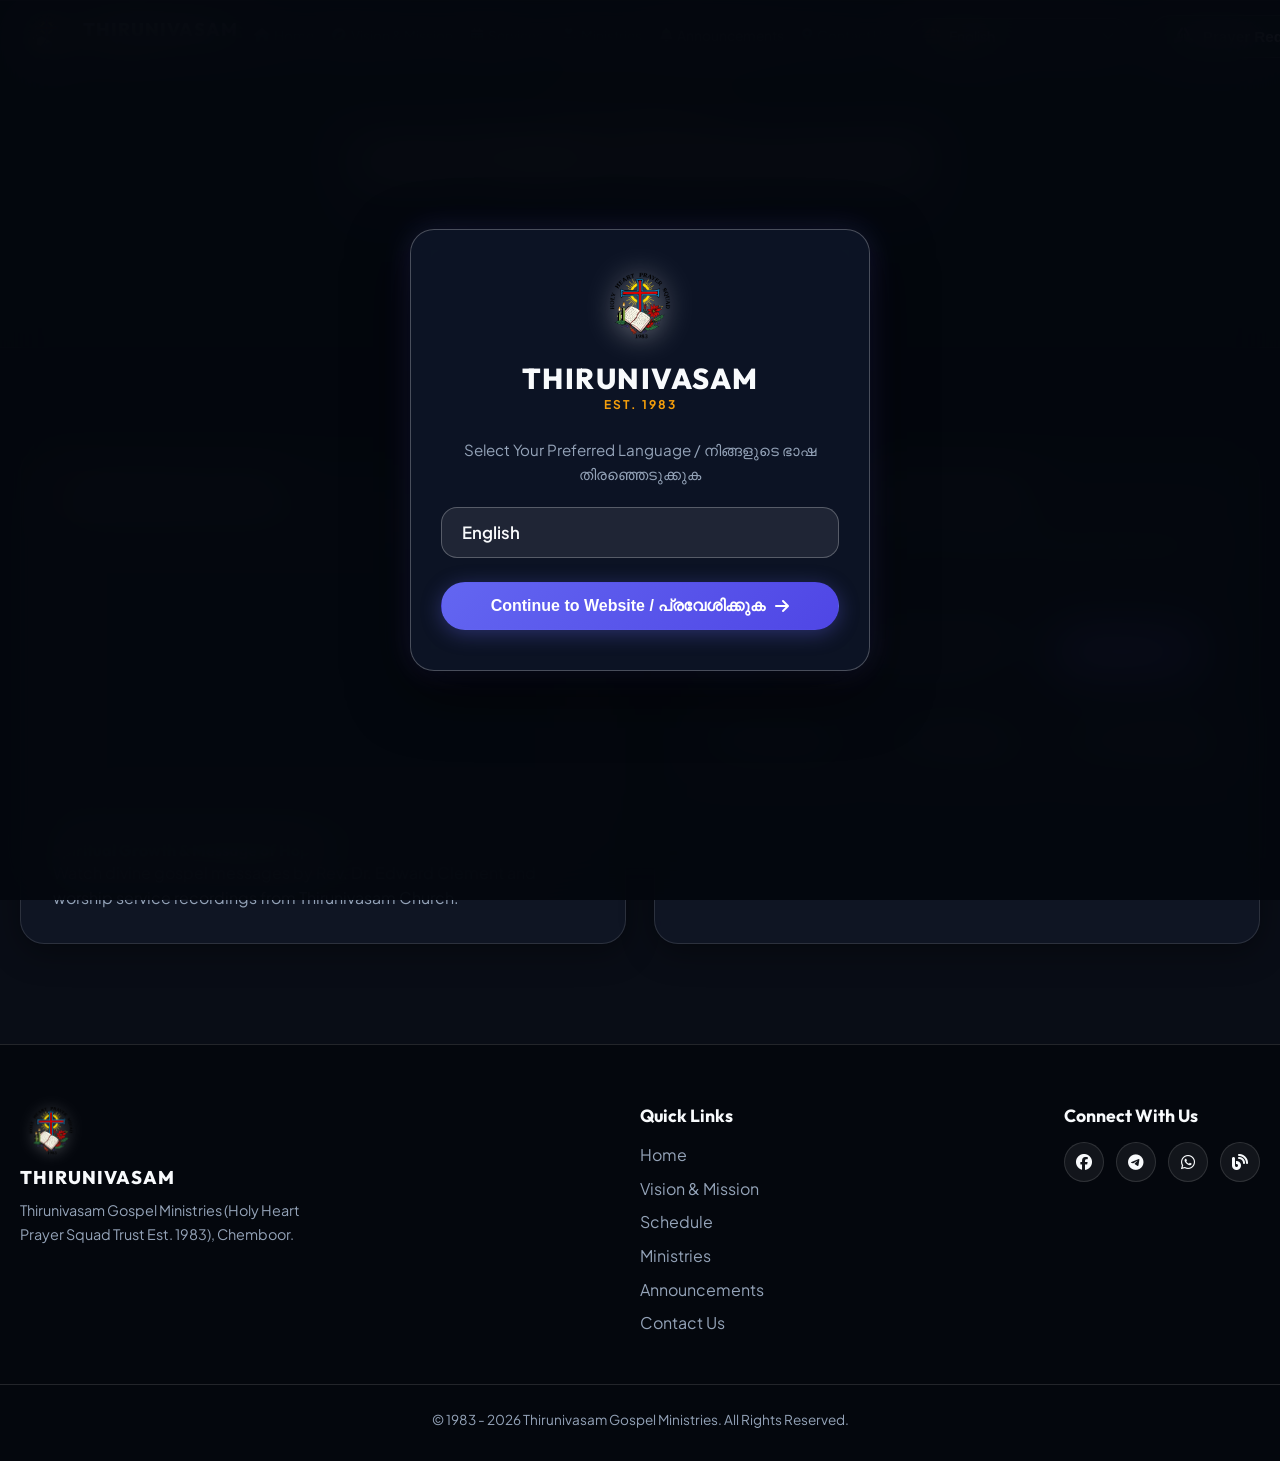
<file: notifications.html>
<!DOCTYPE html>
<html lang="en">
<head>
    <meta charset="UTF-8">
    <meta name="viewport" content="width=device-width, initial-scale=1.0">
    <title>Announcements & Media | Thirunivasam Gospel Ministries</title>
    <meta name="description" content="Watch YouTube sermon messages by Rev. Dr. Edward Clement, stay updated with notifications, and join our Malayalam Christian Messages Telegram channel.">
    
    <!-- Google Fonts -->
    <link rel="preconnect" href="https://fonts.googleapis.com">
    <link rel="preconnect" href="https://fonts.gstatic.com" crossorigin>
    <link href="https://fonts.googleapis.com/css2?family=Plus+Jakarta+Sans:wght@300;400;500;600;700;800&family=Outfit:wght@300;400;500;600;700;800&display=swap" rel="stylesheet">
    
    <!-- FontAwesome Icons -->
    <link rel="stylesheet" href="https://cdnjs.cloudflare.com/ajax/libs/font-awesome/6.4.0/css/all.min.css">
    
    <!-- Custom Stylesheet -->
    <link rel="stylesheet" href="styles.css">
    
    <!-- Google Translate Script -->
    <script type="text/javascript">
        if (localStorage.getItem('thirunivasam_splash_seen') || document.cookie.includes('thirunivasam_splash_seen=true')) {
            document.documentElement.classList.add('splash-already-seen');
        }

        function googleTranslateElementInit() {
            new google.translate.TranslateElement({
                pageLanguage: 'en',
                includedLanguages: 'en,ml,ta,te,kn,hi,mr,bn,gu,pa,ur',
                layout: google.translate.TranslateElement.InlineLayout.SIMPLE,
                autoDisplay: false,
                multilanguagePage: true
            }, 'google_translate_element');
        }
    </script>
    <script type="text/javascript" src="https://translate.google.com/translate_a/element.js?cb=googleTranslateElementInit"></script>
</head>
<body>
    <!-- Background Glow Blobs -->
    <div class="glow-blob blob-1"></div>
    <div class="glow-blob blob-2"></div>

    <!-- First-Time Language Selection Splash Screen Overlay -->
    <div class="lang-splash-backdrop hidden" id="langSplashOverlay">
        <div class="splash-card glass-panel notranslate" translate="no">
            <img src="uploads/logo.png" alt="Thirunivasam Church Logo" class="splash-logo-img">
            <h2 class="splash-title">THIRUNIVASAM</h2>
            <span class="splash-sub">EST. 1983</span>
            
            <p class="splash-instruction">Select Your Preferred Language / നിങ്ങളുടെ ഭാഷ തിരഞ്ഞെടുക്കുക</p>
            
            <form id="splashLangForm">
                <div class="splash-select-wrapper">
                    <select id="splashLanguageSelect" class="splash-select notranslate" translate="no">
                        <option value="en">English</option>
                        <option value="ml" selected>മലയാളം (Malayalam)</option>
                        <option value="ta">தமிழ் (Tamil)</option>
                        <option value="te">తెలుగు (Telugu)</option>
                        <option value="kn">കന്നഡ (Kannada)</option>
                        <option value="hi">हिंदी (Hindi)</option>
                        <option value="mr">मരാठी (Marathi)</option>
                        <option value="bn">বাংলা (Bengali)</option>
                        <option value="gu">ગુજરાતી (Gujarati)</option>
                        <option value="pa">ਪੰਜਾਬੀ (Punjabi)</option>
                        <option value="ur">اردو (Urdu)</option>
                    </select>
                </div>
                <button type="submit" class="btn btn-primary splash-submit-btn">
                    Continue to Website / പ്രവേശിക്കുക <i class="fa-solid fa-arrow-right"></i>
                </button>
            </form>
        </div>
    </div>

    <!-- Navigation Header -->
    <header class="navbar" id="navbar">
        <div class="container nav-container">
            <a href="index.html" class="brand-logo">
                <img src="uploads/logo.png" alt="Thirunivasam Holy Heart Prayer Squad Logo" class="church-logo-img">
                <div class="logo-text">
                    <span class="brand-name">THIRUNIVASAM</span>
                    <span class="brand-sub">EST. 1983</span>
                </div>
            </a>

            <nav class="nav-links" id="navLinks">
                <a href="index.html" class="nav-link"><i class="fa-solid fa-house"></i> Home</a>
                <a href="vision-and-mission.html" class="nav-link"><i class="fa-solid fa-compass"></i> Vision & Mission</a>
                <a href="services.html" class="nav-link"><i class="fa-solid fa-calendar-days"></i> Services</a>
                <a href="ministries.html" class="nav-link"><i class="fa-solid fa-hand-holding-heart"></i> Ministries</a>
                <a href="notifications.html" class="nav-link active"><i class="fa-solid fa-bell"></i> Announcements</a>
                <a href="contact-us.html" class="nav-link"><i class="fa-solid fa-location-dot"></i> Contact Us</a>
                
                <!-- Custom Ultra-Modern Language Selector inside Menu -->
                <div class="custom-lang-selector glass-pill notranslate nav-drawer-lang" translate="no">
                    <i class="fa-solid fa-globe lang-globe-icon"></i>
                    <select id="customLanguageSelect" class="lang-select-input notranslate" translate="no" aria-label="Select Language">
                        <option value="en" class="notranslate" translate="no">English</option>
                        <option value="ml" class="notranslate" translate="no">മലയാളം (Malayalam)</option>
                        <option value="ta" class="notranslate" translate="no">தமிழ் (Tamil)</option>
                        <option value="te" class="notranslate" translate="no">తెలుగు (Telugu)</option>
                        <option value="kn" class="notranslate" translate="no">കന്നഡ (Kannada)</option>
                        <option value="hi" class="notranslate" translate="no">हिंदी (Hindi)</option>
                        <option value="mr" class="notranslate" translate="no">മരാठी (Marathi)</option>
                        <option value="bn" class="notranslate" translate="no">বাংলা (Bengali)</option>
                        <option value="gu" class="notranslate" translate="no">ગુજરાતી (Gujarati)</option>
                        <option value="pa" class="notranslate" translate="no">ਪੰਜਾਬੀ (Punjabi)</option>
                        <option value="ur" class="notranslate" translate="no">اردو (Urdu)</option>
                    </select>
                    <i class="fa-solid fa-chevron-down lang-arrow-icon"></i>
                </div>
                <button class="btn btn-outline drawer-prayer-btn" id="openPrayerBtn">
                    <i class="fa-solid fa-hands-praying"></i> Prayer Request
                </button>
            </nav>

            <div class="nav-actions">
                <!-- Hidden Google Translate Element -->
                <div id="google_translate_element" style="display:none;"></div>

                <button class="menu-toggle" id="menuToggle" aria-label="Toggle Navigation">
                    <i class="fa-solid fa-bars"></i>
                </button>
            </div>
        </div>
    </header>

    <!-- Page Header Banner -->
    <section class="section pt-160 bg-alt">
        <div class="container text-center">
            <span class="subheading">STAY CONNECTED</span>
            <h1 class="section-title">Latest Media & Announcements</h1>
            <p class="section-desc">Watch video messages, access devotional updates, and join our Telegram community.</p>
        </div>
    </section>

    <!-- Media Content Section -->
    <section class="section">
        <div class="container">
            <div class="grid grid-2 media-grid">
                <!-- Embedded Video Showcase -->
                <div class="glass-card video-card">
                    <h3 class="card-title mb-3"><i class="fa-brands fa-youtube text-red"></i> Featured Sermon Video</h3>
                    <div class="video-container">
                        <iframe src="https://www.youtube.com/embed/jMXRTbfjPow" title="Thirunivasam Gospel Message" allowfullscreen></iframe>
                    </div>
                    <div class="video-info mt-3">
                        <h4>Spiritual Growth & Message of Hope</h4>
                        <p>Watch divine gospel messages by Rev. Dr. Edward Clement and worship service recordings from Thirunivasam Church.</p>
                    </div>
                </div>

                <!-- Telegram & Social Hub -->
                <div class="glass-card social-hub-card">
                    <h3 class="card-title mb-3"><i class="fa-brands fa-telegram text-blue"></i> Daily Malayalam Christian Messages</h3>
                    <p>Subscribe to our official Telegram channel to receive daily devotional thoughts, Bible verse reflections, and audio message clips directly on your mobile device.</p>
                    
                    <div class="telegram-banner glass-panel mt-3">
                        <div class="banner-content">
                            <i class="fa-brands fa-telegram telegram-big-icon"></i>
                            <div>
                                <h4>@malayalam_christian_messages</h4>
                                <small>Join thousands of daily subscribers</small>
                            </div>
                        </div>
                        <a href="https://t.me/malayalam_christian_messages" target="_blank" class="btn btn-primary btn-sm">
                            Join Telegram <i class="fa-solid fa-arrow-up-right-from-square"></i>
                        </a>
                    </div>

                    <div class="social-links-grid mt-4">
                        <a href="https://facebook.com/thirunivasam.gospel.ministries" target="_blank" class="social-btn fb">
                            <i class="fa-brands fa-facebook-f"></i> Facebook Page
                        </a>
                        <a href="http://thirunivasamchurch.blogspot.in" target="_blank" class="social-btn blog">
                            <i class="fa-solid fa-blog"></i> Official Blog
                        </a>
                        <a href="https://wa.me/+919497571150" target="_blank" class="social-btn wa">
                            <i class="fa-brands fa-whatsapp"></i> Chat on WhatsApp
                        </a>
                    </div>
                </div>
            </div>
        </div>
    </section>

    <!-- Footer -->
    <footer class="footer">
        <div class="container footer-content">
            <div class="footer-brand">
                <img src="uploads/logo.png" alt="Holy Heart Prayer Squad Logo" class="footer-logo-img">
                <span class="brand-name">THIRUNIVASAM</span>
                <p>Thirunivasam Gospel Ministries (Holy Heart Prayer Squad Trust Est. 1983), Chemboor.</p>
            </div>

            <div class="footer-links">
                <h4>Quick Links</h4>
                <a href="index.html">Home</a>
                <a href="vision-and-mission.html">Vision & Mission</a>
                <a href="services.html">Schedule</a>
                <a href="ministries.html">Ministries</a>
                <a href="notifications.html">Announcements</a>
                <a href="contact-us.html">Contact Us</a>
            </div>

            <div class="footer-social">
                <h4>Connect With Us</h4>
                <div class="social-icons">
                    <a href="https://facebook.com/thirunivasam.gospel.ministries" target="_blank" aria-label="Facebook"><i class="fa-brands fa-facebook"></i></a>
                    <a href="https://t.me/malayalam_christian_messages" target="_blank" aria-label="Telegram"><i class="fa-brands fa-telegram"></i></a>
                    <a href="https://wa.me/+919497571150" target="_blank" aria-label="WhatsApp"><i class="fa-brands fa-whatsapp"></i></a>
                    <a href="http://thirunivasamchurch.blogspot.in" target="_blank" aria-label="Blog"><i class="fa-solid fa-blog"></i></a>
                </div>
            </div>
        </div>

        <div class="footer-bottom text-center">
            <p>&copy; 1983 - <span id="currentYear">2026</span> Thirunivasam Gospel Ministries. All Rights Reserved.</p>
        </div>
    </footer>

    <!-- MODAL 1: Prayer Request Modal -->
    <div class="modal-backdrop" id="prayerModal">
        <div class="modal-card glass-card">
            <button class="modal-close" id="closePrayerModal">&times;</button>
            <div class="modal-header">
                <i class="fa-solid fa-hands-praying modal-icon"></i>
                <h3>Submit Your Prayer Request</h3>
                <p>Your prayer request will be sent to the Thirunivasam Prayer Cell for continuous intercession.</p>
            </div>
            
            <form id="prayerForm" class="modal-form">
                <div class="form-group">
                    <label for="prayerName">Full Name *</label>
                    <input type="text" id="prayerName" class="form-input" placeholder="Enter your full name" required>
                </div>
                <div class="form-group">
                    <label for="prayerPhone">Phone Number *</label>
                    <input type="tel" id="prayerPhone" class="form-input" placeholder="+91 98765 43210" required>
                </div>
                <div class="form-group">
                    <label for="prayerEmail">Email Address *</label>
                    <input type="email" id="prayerEmail" class="form-input" placeholder="name@example.com" required>
                </div>
                <div class="form-group">
                    <label for="prayerMessage">Your Prayer Request (നിങ്ങളുടെ പ്രാർത്ഥനാ വിഷയം) *</label>
                    <textarea id="prayerMessage" class="form-input form-textarea" rows="4" placeholder="Write your prayer request here..." required></textarea>
                </div>
                <!-- Anti-Bot Math Captcha Challenge -->
                <div class="form-group captcha-group">
                    <label for="captchaAnswer">Security Check: <span id="captchaQuestion" class="text-accent font-bold"></span> = ? *</label>
                    <div class="captcha-input-flex">
                        <input type="number" id="captchaAnswer" class="form-input" placeholder="Enter answer" required>
                        <button type="button" class="btn btn-sm btn-glass" id="refreshCaptchaBtn" title="Refresh Captcha"><i class="fa-solid fa-rotate-right"></i></button>
                    </div>
                    <small id="captchaError" class="text-red hidden mt-1"><i class="fa-solid fa-triangle-exclamation"></i> Incorrect Captcha answer. Please try again.</small>
                </div>
                <button type="submit" class="btn btn-primary btn-block">
                    <i class="fa-solid fa-paper-plane"></i> Send Prayer Request
                </button>
            </form>
            <div class="form-success hidden" id="prayerSuccess">
                <i class="fa-solid fa-circle-check success-icon"></i>
                <h4>Prayer Request Received!</h4>
                <p>May God bless you and fulfill your prayers according to His rich grace. Our prayer cell will intercede for you.</p>
                <button class="btn btn-glass mt-3" id="resetPrayerForm">Submit Another Request</button>
            </div>
        </div>
    </div>

    <!-- MODAL 2: WhatsApp Group Join Modal -->
    <div class="modal-backdrop" id="whatsappModal">
        <div class="modal-card glass-card">
            <button class="modal-close" id="closeWhatsappModal">&times;</button>
            <div class="modal-header">
                <i class="fa-brands fa-whatsapp modal-icon text-green"></i>
                <h3>Join WhatsApp Announcement Group</h3>
                <p>Receive official updates, service notifications, and sermon links directly on WhatsApp.</p>
            </div>

            <form id="whatsappForm" class="modal-form">
                <div class="form-group">
                    <label for="waName">Full Name *</label>
                    <input type="text" id="waName" class="form-input" placeholder="Enter your name" required>
                </div>
                <div class="form-group">
                    <label for="waPhone">WhatsApp Mobile Number *</label>
                    <input type="tel" id="waPhone" class="form-input" placeholder="+91 94975 71150" required>
                </div>
                <div class="form-group">
                    <label for="waAddress">Address / Location *</label>
                    <input type="text" id="waAddress" class="form-input" placeholder="Line 1, City, State, Country" required>
                </div>
                <div class="form-group">
                    <label>Age Group *</label>
                    <select id="waAge" class="form-input" required>
                        <option value="">Select Age Group</option>
                        <option value="Less than 13">Less than 13</option>
                        <option value="13-18">13 - 18</option>
                        <option value="19-25">19 - 25</option>
                        <option value="26-35">26 - 35</option>
                        <option value="36-50">36 - 50</option>
                        <option value="Over 50">Over 50</option>
                        <option value="Prefer not to say">Prefer not to say</option>
                    </select>
                </div>
                <div class="form-group">
                    <label for="waSuggestions">Suggestions (Optional)</label>
                    <textarea id="waSuggestions" class="form-input form-textarea" rows="2" placeholder="Any message or suggestion for Thirunivasam..."></textarea>
                </div>
                <button type="submit" class="btn btn-primary btn-block">
                    <i class="fa-brands fa-whatsapp"></i> Request to Join Group
                </button>
            </form>
            <div class="form-success hidden" id="whatsappSuccess">
                <i class="fa-solid fa-circle-check success-icon text-green"></i>
                <h4>Join Request Submitted!</h4>
                <p>Thank you! Your request has been logged. You will be added to the official WhatsApp Announcement Group shortly.</p>
                <a href="https://wa.me/+919497571150?text=Hello%20Thirunivasam%20Church,%20I%20requested%20to%20join%20the%20WhatsApp%20Announcement%20Group." target="_blank" class="btn btn-primary mt-3">
                    <i class="fa-brands fa-whatsapp"></i> Direct Message Pastor on WhatsApp
                </a>
            </div>
        </div>
    </div>

    <!-- Script File -->
    <script src="script.js"></script>
</body>
</html>
</file>
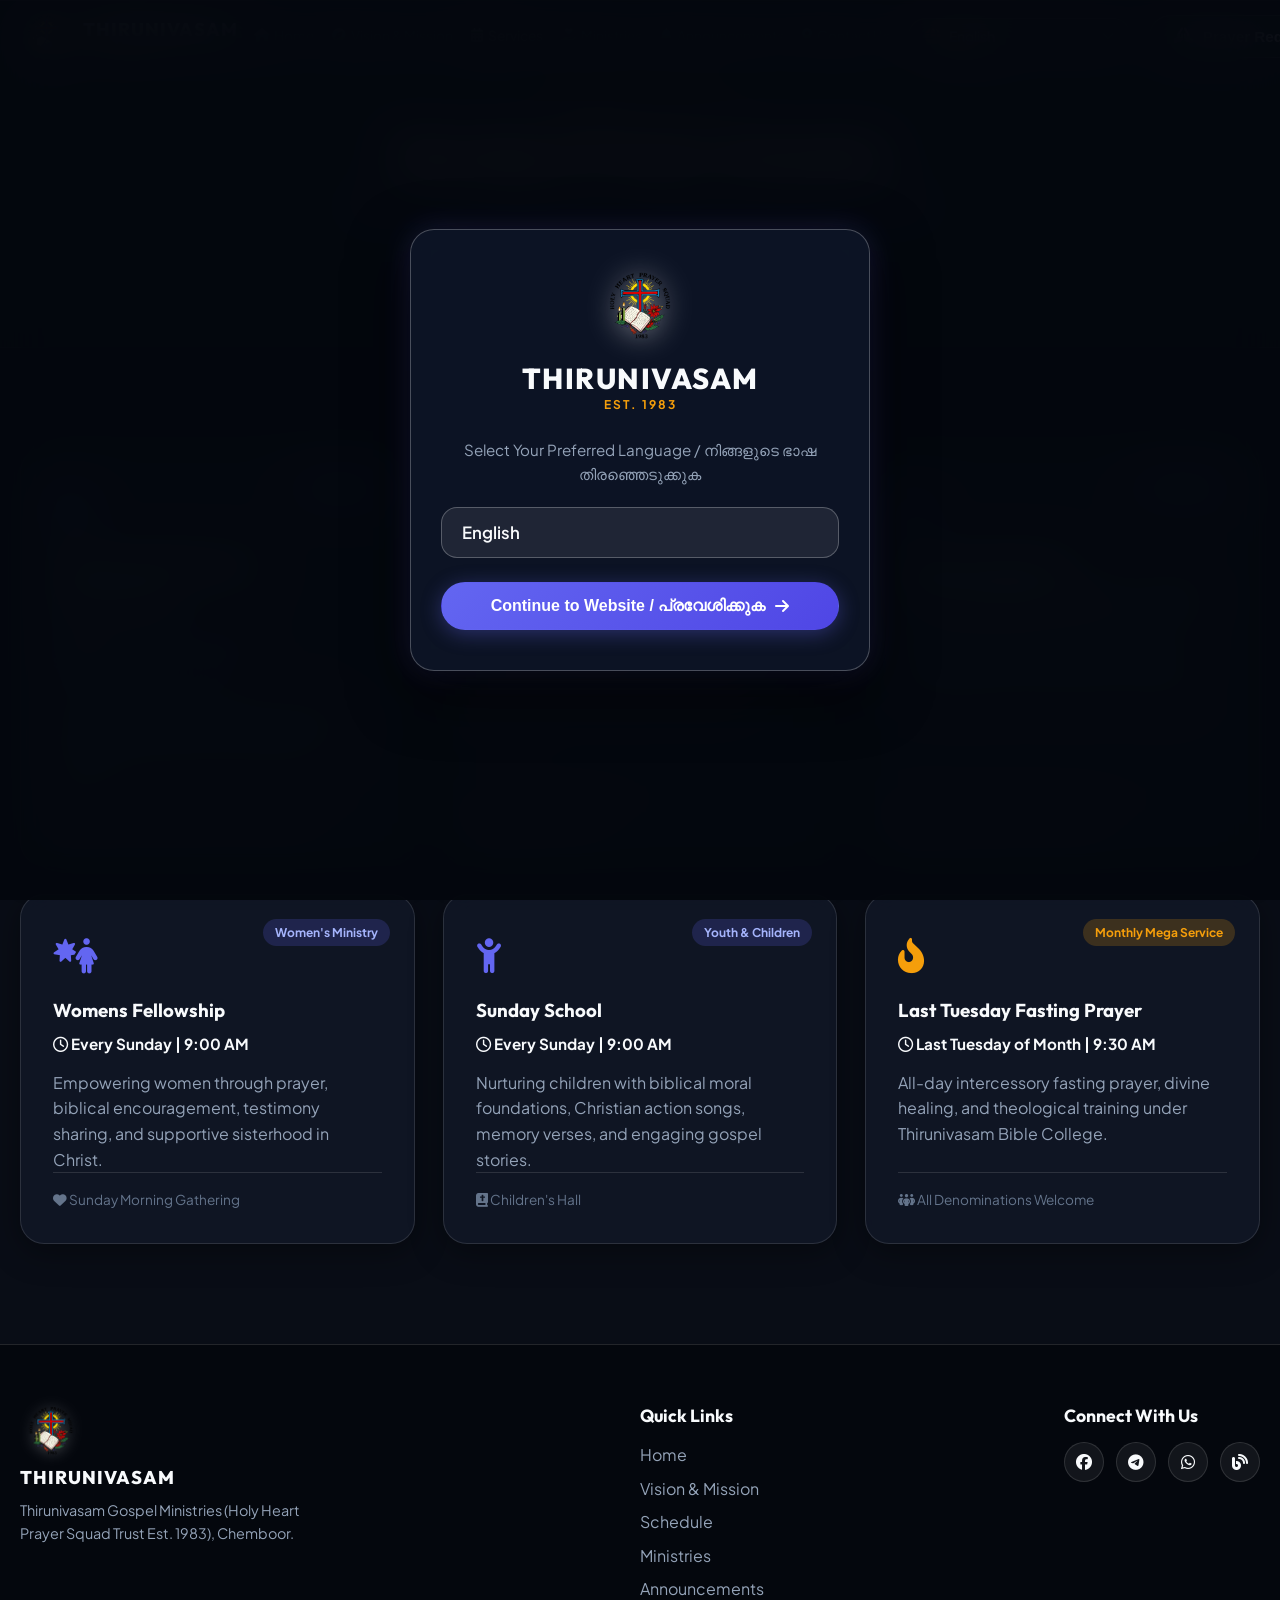
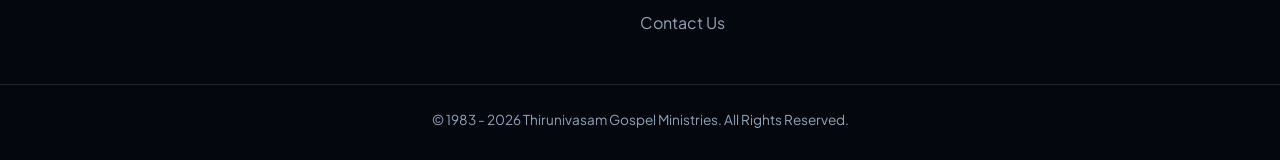
<file: services.html>
<!DOCTYPE html>
<html lang="en">
<head>
    <meta charset="UTF-8">
    <meta name="viewport" content="width=device-width, initial-scale=1.0">
    <title>Services & Worship Schedule | Thirunivasam Gospel Ministries</title>
    <meta name="description" content="Worship Service schedule at Thirunivasam Church, Chemboor. Sunday Morning Worship, Monthly Last Tuesday Fasting Prayer, and Thirunivasam Bible College.">
    
    <!-- Google Fonts -->
    <link rel="preconnect" href="https://fonts.googleapis.com">
    <link rel="preconnect" href="https://fonts.gstatic.com" crossorigin>
    <link href="https://fonts.googleapis.com/css2?family=Plus+Jakarta+Sans:wght@300;400;500;600;700;800&family=Outfit:wght@300;400;500;600;700;800&display=swap" rel="stylesheet">
    
    <!-- FontAwesome Icons -->
    <link rel="stylesheet" href="https://cdnjs.cloudflare.com/ajax/libs/font-awesome/6.4.0/css/all.min.css">
    
    <!-- Custom Stylesheet -->
    <link rel="stylesheet" href="styles.css">
    
    <!-- Google Translate Script -->
    <script type="text/javascript">
        if (localStorage.getItem('thirunivasam_splash_seen') || document.cookie.includes('thirunivasam_splash_seen=true')) {
            document.documentElement.classList.add('splash-already-seen');
        }

        function googleTranslateElementInit() {
            new google.translate.TranslateElement({
                pageLanguage: 'en',
                includedLanguages: 'en,ml,ta,te,kn,hi,mr,bn,gu,pa,ur',
                layout: google.translate.TranslateElement.InlineLayout.SIMPLE,
                autoDisplay: false,
                multilanguagePage: true
            }, 'google_translate_element');
        }
    </script>
    <script type="text/javascript" src="https://translate.google.com/translate_a/element.js?cb=googleTranslateElementInit"></script>
</head>
<body>
    <!-- Background Glow Blobs -->
    <div class="glow-blob blob-1"></div>
    <div class="glow-blob blob-3"></div>

    <!-- First-Time Language Selection Splash Screen Overlay -->
    <div class="lang-splash-backdrop hidden" id="langSplashOverlay">
        <div class="splash-card glass-panel notranslate" translate="no">
            <img src="uploads/logo.png" alt="Thirunivasam Church Logo" class="splash-logo-img">
            <h2 class="splash-title">THIRUNIVASAM</h2>
            <span class="splash-sub">EST. 1983</span>
            
            <p class="splash-instruction">Select Your Preferred Language / നിങ്ങളുടെ ഭാഷ തിരഞ്ഞെടുക്കുക</p>
            
            <form id="splashLangForm">
                <div class="splash-select-wrapper">
                    <select id="splashLanguageSelect" class="splash-select notranslate" translate="no">
                        <option value="en">English</option>
                        <option value="ml" selected>മലയാളം (Malayalam)</option>
                        <option value="ta">தமிழ் (Tamil)</option>
                        <option value="te">తెలుగు (Telugu)</option>
                        <option value="kn">കന്നഡ (Kannada)</option>
                        <option value="hi">हिंदी (Hindi)</option>
                        <option value="mr">मराठी (Marathi)</option>
                        <option value="bn">বাংলা (Bengali)</option>
                        <option value="gu">ગુજરાતી (Gujarati)</option>
                        <option value="pa">ਪੰਜਾਬੀ (Punjabi)</option>
                        <option value="ur">اردو (Urdu)</option>
                    </select>
                </div>
                <button type="submit" class="btn btn-primary splash-submit-btn">
                    Continue to Website / പ്രവേശിക്കുക <i class="fa-solid fa-arrow-right"></i>
                </button>
            </form>
        </div>
    </div>

    <!-- Navigation Header -->
    <header class="navbar" id="navbar">
        <div class="container nav-container">
            <a href="index.html" class="brand-logo">
                <img src="uploads/logo.png" alt="Thirunivasam Holy Heart Prayer Squad Logo" class="church-logo-img">
                <div class="logo-text">
                    <span class="brand-name">THIRUNIVASAM</span>
                    <span class="brand-sub">EST. 1983</span>
                </div>
            </a>

            <nav class="nav-links" id="navLinks">
                <a href="index.html" class="nav-link"><i class="fa-solid fa-house"></i> Home</a>
                <a href="vision-and-mission.html" class="nav-link"><i class="fa-solid fa-compass"></i> Vision & Mission</a>
                <a href="services.html" class="nav-link active"><i class="fa-solid fa-calendar-days"></i> Services</a>
                <a href="ministries.html" class="nav-link"><i class="fa-solid fa-hand-holding-heart"></i> Ministries</a>
                <a href="notifications.html" class="nav-link"><i class="fa-solid fa-bell"></i> Announcements</a>
                <a href="contact-us.html" class="nav-link"><i class="fa-solid fa-location-dot"></i> Contact Us</a>
                
                <!-- Custom Ultra-Modern Language Selector inside Menu -->
                <div class="custom-lang-selector glass-pill notranslate nav-drawer-lang" translate="no">
                    <i class="fa-solid fa-globe lang-globe-icon"></i>
                    <select id="customLanguageSelect" class="lang-select-input notranslate" translate="no" aria-label="Select Language">
                        <option value="en" class="notranslate" translate="no">English</option>
                        <option value="ml" class="notranslate" translate="no">മലയാളം (Malayalam)</option>
                        <option value="ta" class="notranslate" translate="no">தமிழ் (Tamil)</option>
                        <option value="te" class="notranslate" translate="no">తెలుగు (Telugu)</option>
                        <option value="kn" class="notranslate" translate="no">കന്നഡ (Kannada)</option>
                        <option value="hi" class="notranslate" translate="no">हिंदी (Hindi)</option>
                        <option value="mr" class="notranslate" translate="no">മരാठी (Marathi)</option>
                        <option value="bn" class="notranslate" translate="no">বাংলা (Bengali)</option>
                        <option value="gu" class="notranslate" translate="no">ગુજરાતી (Gujarati)</option>
                        <option value="pa" class="notranslate" translate="no">ਪੰਜਾਬੀ (Punjabi)</option>
                        <option value="ur" class="notranslate" translate="no">اردو (Urdu)</option>
                    </select>
                    <i class="fa-solid fa-chevron-down lang-arrow-icon"></i>
                </div>
                <button class="btn btn-outline drawer-prayer-btn" id="openPrayerBtn">
                    <i class="fa-solid fa-hands-praying"></i> Prayer Request
                </button>
            </nav>

            <div class="nav-actions">
                <div id="google_translate_element" style="display:none;"></div>

                <button class="menu-toggle" id="menuToggle" aria-label="Toggle Navigation">
                    <i class="fa-solid fa-bars"></i>
                </button>
            </div>
        </div>
    </header>

    <!-- Page Header Banner -->
    <section class="section pt-160 bg-alt">
        <div class="container text-center">
            <span class="subheading">WORSHIP WITH US</span>
            <h1 class="section-title">Worship & Prayer Schedule</h1>
            <p class="section-desc">Gather with thousands of believers from all regions and denominations for worship, fasting prayer, and biblical education.</p>
        </div>
    </section>

    <!-- Schedule Cards Section -->
    <section class="section">
        <div class="container">
            <div class="grid grid-3 schedule-grid">
                <!-- 1. Sunday Worship Service (2 Sessions) -->
                <div class="glass-card schedule-card feature-card">
                    <div class="schedule-badge">Main Worship</div>
                    <div class="schedule-icon"><i class="fa-solid fa-sun"></i></div>
                    <h3>Sunday Worship Service</h3>
                    <div class="schedule-time"><i class="fa-regular fa-clock"></i> Every Sunday</div>
                    <ul class="session-list mb-3">
                        <li><strong>Session 1:</strong> 7:00 AM – 9:00 AM</li>
                        <li><strong>Session 2:</strong> 9:45 AM – 12:00 PM</li>
                    </ul>
                    <p>Experience divine praise, spirit-filled preaching, and Holy Communion with Rev. Dr. Edward Clement at Thirunivasam Church.</p>
                    <div class="schedule-location"><i class="fa-solid fa-location-dot"></i> Thirunivasam Head Church, Chemboor</div>
                </div>

                <!-- 2. Intercessory Prayer -->
                <div class="glass-card schedule-card highlight-card">
                    <div class="schedule-badge badge-accent">Weekly Deliverance</div>
                    <div class="schedule-icon"><i class="fa-solid fa-hands-praying"></i></div>
                    <h3>Intercessory Prayer</h3>
                    <div class="schedule-time"><i class="fa-regular fa-clock"></i> Every Friday | 9:30 AM – 11:30 AM</div>
                    <p>Focused corporate intercession, spiritual warfare, healing prayers, and standing in the gap for individuals, families, and nations.</p>
                    <div class="schedule-location"><i class="fa-solid fa-fire"></i> Friday Prayer Cell</div>
                </div>

                <!-- 3. Brothers Fellowship -->
                <div class="glass-card schedule-card feature-card">
                    <div class="schedule-badge">Men's Ministry</div>
                    <div class="schedule-icon"><i class="fa-solid fa-person-praying"></i></div>
                    <h3>Brothers Fellowship</h3>
                    <div class="schedule-time"><i class="fa-regular fa-clock"></i> Every Wednesday | 6:00 PM – 8:00 PM</div>
                    <p>Fostering godly brotherhood, spiritual leadership, scripture sharing, and mutual encouragement among men of all ages.</p>
                    <div class="schedule-location"><i class="fa-solid fa-users"></i> Wednesday Men's Gathering</div>
                </div>

                <!-- 4. Womens Fellowship -->
                <div class="glass-card schedule-card feature-card">
                    <div class="schedule-badge">Women's Ministry</div>
                    <div class="schedule-icon"><i class="fa-solid fa-person-dress-burst"></i></div>
                    <h3>Womens Fellowship</h3>
                    <div class="schedule-time"><i class="fa-regular fa-clock"></i> Every Sunday | 9:00 AM</div>
                    <p>Empowering women through prayer, biblical encouragement, testimony sharing, and supportive sisterhood in Christ.</p>
                    <div class="schedule-location"><i class="fa-solid fa-heart"></i> Sunday Morning Gathering</div>
                </div>

                <!-- 5. Sunday School -->
                <div class="glass-card schedule-card feature-card">
                    <div class="schedule-badge">Youth & Children</div>
                    <div class="schedule-icon"><i class="fa-solid fa-child-reaching"></i></div>
                    <h3>Sunday School</h3>
                    <div class="schedule-time"><i class="fa-regular fa-clock"></i> Every Sunday | 9:00 AM</div>
                    <p>Nurturing children with biblical moral foundations, Christian action songs, memory verses, and engaging gospel stories.</p>
                    <div class="schedule-location"><i class="fa-solid fa-book-bible"></i> Children's Hall</div>
                </div>

                <!-- 6. Last Tuesday Fasting Prayer & Bible College -->
                <div class="glass-card schedule-card highlight-card">
                    <div class="schedule-badge badge-accent">Monthly Mega Service</div>
                    <div class="schedule-icon"><i class="fa-solid fa-fire-flame-curved"></i></div>
                    <h3>Last Tuesday Fasting Prayer</h3>
                    <div class="schedule-time"><i class="fa-regular fa-clock"></i> Last Tuesday of Month | 9:30 AM</div>
                    <p>All-day intercessory fasting prayer, divine healing, and theological training under Thirunivasam Bible College.</p>
                    <div class="schedule-location"><i class="fa-solid fa-people-group"></i> All Denominations Welcome</div>
                </div>
            </div>
        </div>
    </section>

    <!-- Footer -->
    <footer class="footer">
        <div class="container footer-content">
            <div class="footer-brand">
                <img src="uploads/logo.png" alt="Holy Heart Prayer Squad Logo" class="footer-logo-img">
                <span class="brand-name">THIRUNIVASAM</span>
                <p>Thirunivasam Gospel Ministries (Holy Heart Prayer Squad Trust Est. 1983), Chemboor.</p>
            </div>

            <div class="footer-links">
                <h4>Quick Links</h4>
                <a href="index.html">Home</a>
                <a href="vision-and-mission.html">Vision & Mission</a>
                <a href="services.html">Schedule</a>
                <a href="ministries.html">Ministries</a>
                <a href="notifications.html">Announcements</a>
                <a href="contact-us.html">Contact Us</a>
            </div>

            <div class="footer-social">
                <h4>Connect With Us</h4>
                <div class="social-icons">
                    <a href="https://facebook.com/thirunivasam.gospel.ministries" target="_blank" aria-label="Facebook"><i class="fa-brands fa-facebook"></i></a>
                    <a href="https://t.me/malayalam_christian_messages" target="_blank" aria-label="Telegram"><i class="fa-brands fa-telegram"></i></a>
                    <a href="https://wa.me/+919497571150" target="_blank" aria-label="WhatsApp"><i class="fa-brands fa-whatsapp"></i></a>
                    <a href="http://thirunivasamchurch.blogspot.in" target="_blank" aria-label="Blog"><i class="fa-solid fa-blog"></i></a>
                </div>
            </div>
        </div>

        <div class="footer-bottom text-center">
            <p>&copy; 1983 - <span id="currentYear">2026</span> Thirunivasam Gospel Ministries. All Rights Reserved.</p>
        </div>
    </footer>

    <!-- MODAL 1: Prayer Request Modal -->
    <div class="modal-backdrop" id="prayerModal">
        <div class="modal-card glass-card">
            <button class="modal-close" id="closePrayerModal">&times;</button>
            <div class="modal-header">
                <i class="fa-solid fa-hands-praying modal-icon"></i>
                <h3>Submit Your Prayer Request</h3>
                <p>Your prayer request will be sent to the Thirunivasam Prayer Cell for continuous intercession.</p>
            </div>
            
            <form id="prayerForm" class="modal-form">
                <div class="form-group">
                    <label for="prayerName">Full Name *</label>
                    <input type="text" id="prayerName" class="form-input" placeholder="Enter your full name" required>
                </div>
                <div class="form-group">
                    <label for="prayerPhone">Phone Number *</label>
                    <input type="tel" id="prayerPhone" class="form-input" placeholder="+91 98765 43210" required>
                </div>
                <div class="form-group">
                    <label for="prayerEmail">Email Address *</label>
                    <input type="email" id="prayerEmail" class="form-input" placeholder="name@example.com" required>
                </div>
                <div class="form-group">
                    <label for="prayerMessage">Your Prayer Request (നിങ്ങളുടെ പ്രാർത്ഥനാ വിഷയം) *</label>
                    <textarea id="prayerMessage" class="form-input form-textarea" rows="4" placeholder="Write your prayer request here..." required></textarea>
                </div>
                <!-- Anti-Bot Math Captcha Challenge -->
                <div class="form-group captcha-group">
                    <label for="captchaAnswer">Security Check: <span id="captchaQuestion" class="text-accent font-bold"></span> = ? *</label>
                    <div class="captcha-input-flex">
                        <input type="number" id="captchaAnswer" class="form-input" placeholder="Enter answer" required>
                        <button type="button" class="btn btn-sm btn-glass" id="refreshCaptchaBtn" title="Refresh Captcha"><i class="fa-solid fa-rotate-right"></i></button>
                    </div>
                    <small id="captchaError" class="text-red hidden mt-1"><i class="fa-solid fa-triangle-exclamation"></i> Incorrect Captcha answer. Please try again.</small>
                </div>
                <button type="submit" class="btn btn-primary btn-block">
                    <i class="fa-solid fa-paper-plane"></i> Send Prayer Request
                </button>
            </form>
            <div class="form-success hidden" id="prayerSuccess">
                <i class="fa-solid fa-circle-check success-icon"></i>
                <h4>Prayer Request Received!</h4>
                <p>May God bless you and fulfill your prayers according to His rich grace. Our prayer cell will intercede for you.</p>
                <button class="btn btn-glass mt-3" id="resetPrayerForm">Submit Another Request</button>
            </div>
        </div>
    </div>

    <!-- MODAL 2: WhatsApp Group Join Modal -->
    <div class="modal-backdrop" id="whatsappModal">
        <div class="modal-card glass-card">
            <button class="modal-close" id="closeWhatsappModal">&times;</button>
            <div class="modal-header">
                <i class="fa-brands fa-whatsapp modal-icon text-green"></i>
                <h3>Join WhatsApp Announcement Group</h3>
                <p>Receive official updates, service notifications, and sermon links directly on WhatsApp.</p>
            </div>

            <form id="whatsappForm" class="modal-form">
                <div class="form-group">
                    <label for="waName">Full Name *</label>
                    <input type="text" id="waName" class="form-input" placeholder="Enter your name" required>
                </div>
                <div class="form-group">
                    <label for="waPhone">WhatsApp Mobile Number *</label>
                    <input type="tel" id="waPhone" class="form-input" placeholder="+91 94975 71150" required>
                </div>
                <div class="form-group">
                    <label for="waAddress">Address / Location *</label>
                    <input type="text" id="waAddress" class="form-input" placeholder="Line 1, City, State, Country" required>
                </div>
                <div class="form-group">
                    <label>Age Group *</label>
                    <select id="waAge" class="form-input" required>
                        <option value="">Select Age Group</option>
                        <option value="Less than 13">Less than 13</option>
                        <option value="13-18">13 - 18</option>
                        <option value="19-25">19 - 25</option>
                        <option value="26-35">26 - 35</option>
                        <option value="36-50">36 - 50</option>
                        <option value="Over 50">Over 50</option>
                        <option value="Prefer not to say">Prefer not to say</option>
                    </select>
                </div>
                <div class="form-group">
                    <label for="waSuggestions">Suggestions (Optional)</label>
                    <textarea id="waSuggestions" class="form-input form-textarea" rows="2" placeholder="Any message or suggestion for Thirunivasam..."></textarea>
                </div>
                <button type="submit" class="btn btn-primary btn-block">
                    <i class="fa-brands fa-whatsapp"></i> Request to Join Group
                </button>
            </form>
            <div class="form-success hidden" id="whatsappSuccess">
                <i class="fa-solid fa-circle-check success-icon text-green"></i>
                <h4>Join Request Submitted!</h4>
                <p>Thank you! Your request has been logged. You will be added to the official WhatsApp Announcement Group shortly.</p>
                <a href="https://wa.me/+919497571150?text=Hello%20Thirunivasam%20Church,%20I%20requested%20to%20join%20the%20WhatsApp%20Announcement%20Group." target="_blank" class="btn btn-primary mt-3">
                    <i class="fa-brands fa-whatsapp"></i> Direct Message Pastor on WhatsApp
                </a>
            </div>
        </div>
    </div>

    <!-- Script File -->
    <script src="script.js"></script>
</body>
</html>
</file>
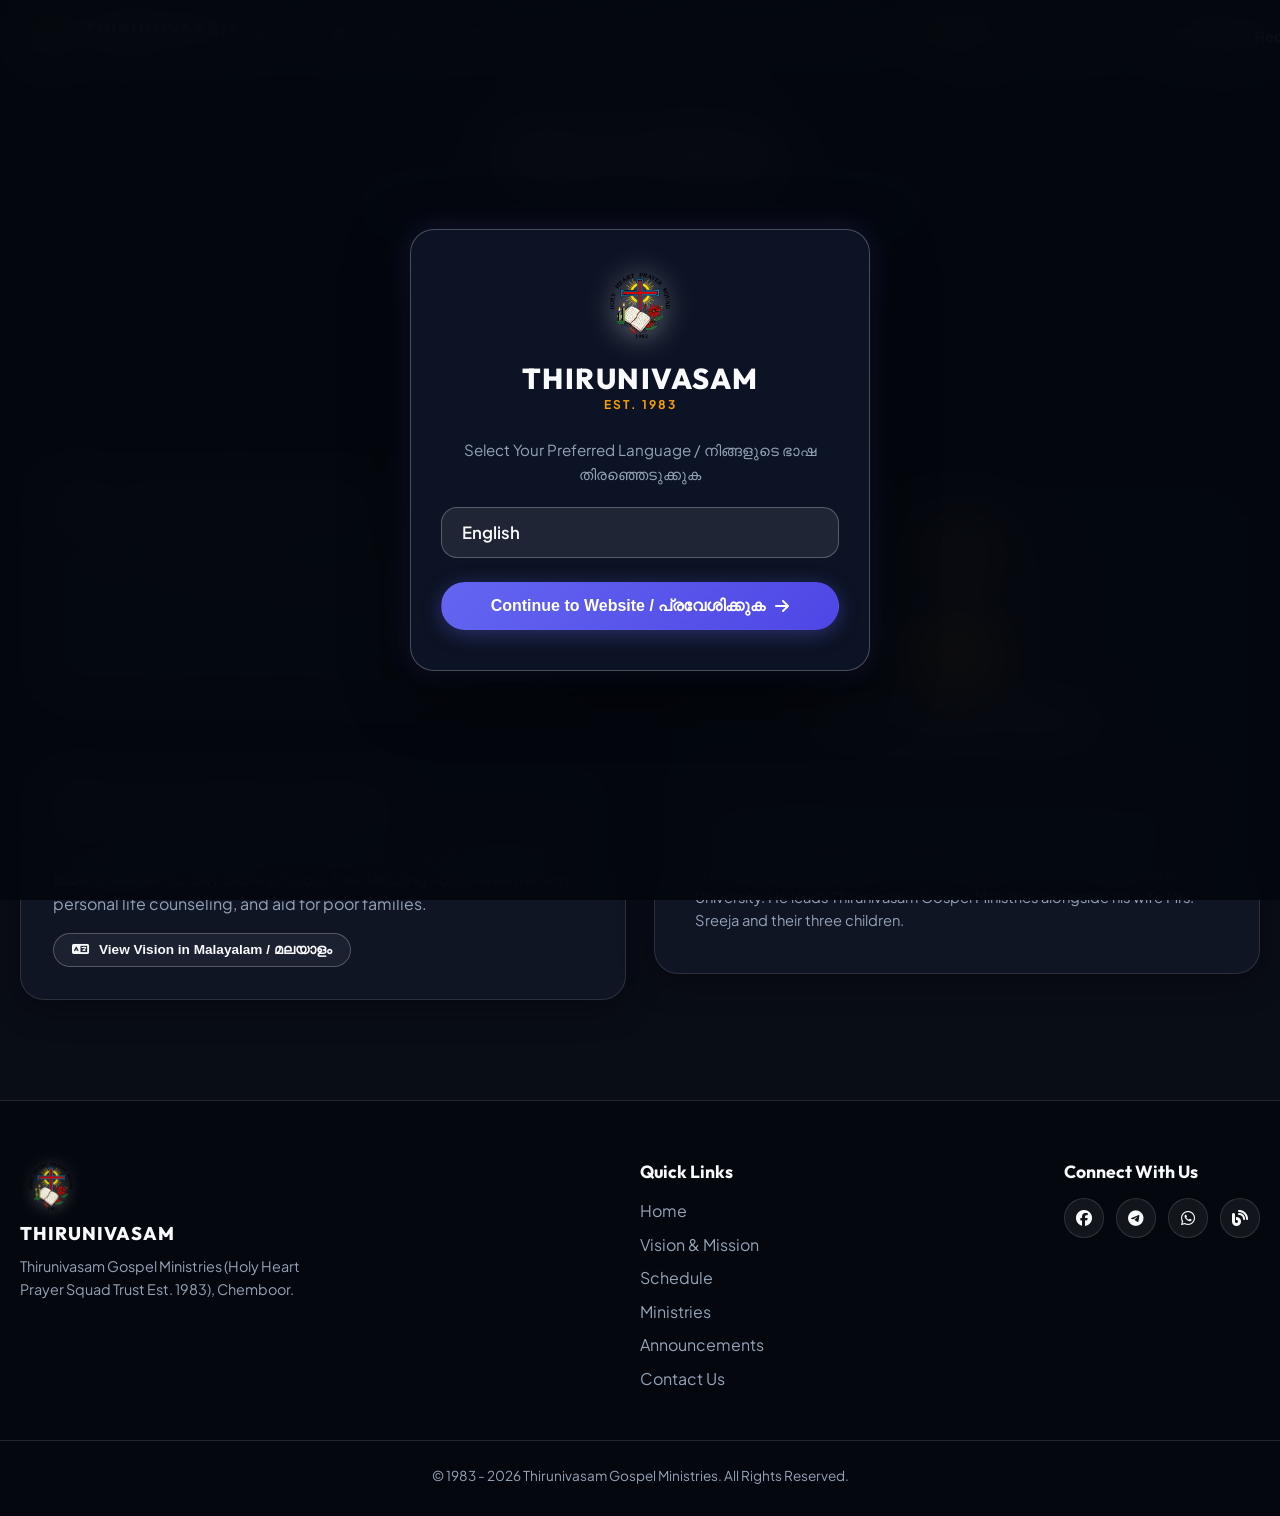
<file: vision-and-mission.html>
<!DOCTYPE html>
<html lang="en">
<head>
    <meta charset="UTF-8">
    <meta name="viewport" content="width=device-width, initial-scale=1.0">
    <title>Vision & Mission | Thirunivasam Gospel Ministries</title>
    <meta name="description" content="Vision and Mission of Thirunivasam Gospel Ministries, founded by Rev. Dr. Edward Clement in 1983. Founded on divine calling and registered charitable trust in India.">
    
    <!-- Google Fonts -->
    <link rel="preconnect" href="https://fonts.googleapis.com">
    <link rel="preconnect" href="https://fonts.gstatic.com" crossorigin>
    <link href="https://fonts.googleapis.com/css2?family=Plus+Jakarta+Sans:wght@300;400;500;600;700;800&family=Outfit:wght@300;400;500;600;700;800&display=swap" rel="stylesheet">
    
    <!-- FontAwesome Icons -->
    <link rel="stylesheet" href="https://cdnjs.cloudflare.com/ajax/libs/font-awesome/6.4.0/css/all.min.css">
    
    <!-- Custom Stylesheet -->
    <link rel="stylesheet" href="styles.css">
    
    <!-- Google Translate Script -->
    <script type="text/javascript">
        if (localStorage.getItem('thirunivasam_splash_seen') || document.cookie.includes('thirunivasam_splash_seen=true')) {
            document.documentElement.classList.add('splash-already-seen');
        }

        function googleTranslateElementInit() {
            new google.translate.TranslateElement({
                pageLanguage: 'en',
                includedLanguages: 'en,ml,ta,te,kn,hi,mr,bn,gu,pa,ur',
                layout: google.translate.TranslateElement.InlineLayout.SIMPLE,
                autoDisplay: false,
                multilanguagePage: true
            }, 'google_translate_element');
        }
    </script>
    <script type="text/javascript" src="https://translate.google.com/translate_a/element.js?cb=googleTranslateElementInit"></script>
</head>
<body>
    <!-- Background Glow Blobs -->
    <div class="glow-blob blob-1"></div>
    <div class="glow-blob blob-2"></div>

    <!-- First-Time Language Selection Splash Screen Overlay -->
    <div class="lang-splash-backdrop hidden" id="langSplashOverlay">
        <div class="splash-card glass-panel notranslate" translate="no">
            <img src="uploads/logo.png" alt="Thirunivasam Church Logo" class="splash-logo-img">
            <h2 class="splash-title">THIRUNIVASAM</h2>
            <span class="splash-sub">EST. 1983</span>
            
            <p class="splash-instruction">Select Your Preferred Language / നിങ്ങളുടെ ഭാഷ തിരഞ്ഞെടുക്കുക</p>
            
            <form id="splashLangForm">
                <div class="splash-select-wrapper">
                    <select id="splashLanguageSelect" class="splash-select notranslate" translate="no">
                        <option value="en">English</option>
                        <option value="ml" selected>മലയാളം (Malayalam)</option>
                        <option value="ta">தமிழ் (Tamil)</option>
                        <option value="te">తెలుగు (Telugu)</option>
                        <option value="kn">കന്നഡ (Kannada)</option>
                        <option value="hi">हिंदी (Hindi)</option>
                        <option value="mr">मരാठी (Marathi)</option>
                        <option value="bn">বাংলা (Bengali)</option>
                        <option value="gu">ગુજરાતી (Gujarati)</option>
                        <option value="pa">ਪੰਜਾਬੀ (Punjabi)</option>
                        <option value="ur">اردو (Urdu)</option>
                    </select>
                </div>
                <button type="submit" class="btn btn-primary splash-submit-btn">
                    Continue to Website / പ്രവേശിക്കുക <i class="fa-solid fa-arrow-right"></i>
                </button>
            </form>
        </div>
    </div>

    <!-- Navigation Header -->
    <header class="navbar" id="navbar">
        <div class="container nav-container">
            <a href="index.html" class="brand-logo">
                <img src="uploads/logo.png" alt="Thirunivasam Holy Heart Prayer Squad Logo" class="church-logo-img">
                <div class="logo-text">
                    <span class="brand-name">THIRUNIVASAM</span>
                    <span class="brand-sub">EST. 1983</span>
                </div>
            </a>

            <nav class="nav-links" id="navLinks">
                <a href="index.html" class="nav-link"><i class="fa-solid fa-house"></i> Home</a>
                <a href="vision-and-mission.html" class="nav-link active"><i class="fa-solid fa-compass"></i> Vision & Mission</a>
                <a href="services.html" class="nav-link"><i class="fa-solid fa-calendar-days"></i> Services</a>
                <a href="ministries.html" class="nav-link"><i class="fa-solid fa-hand-holding-heart"></i> Ministries</a>
                <a href="notifications.html" class="nav-link"><i class="fa-solid fa-bell"></i> Announcements</a>
                <a href="contact-us.html" class="nav-link"><i class="fa-solid fa-location-dot"></i> Contact Us</a>
                
                <!-- Custom Ultra-Modern Language Selector inside Menu -->
                <div class="custom-lang-selector glass-pill notranslate nav-drawer-lang" translate="no">
                    <i class="fa-solid fa-globe lang-globe-icon"></i>
                    <select id="customLanguageSelect" class="lang-select-input notranslate" translate="no" aria-label="Select Language">
                        <option value="en" class="notranslate" translate="no">English</option>
                        <option value="ml" class="notranslate" translate="no">മലയാളം (Malayalam)</option>
                        <option value="ta" class="notranslate" translate="no">தமிழ் (Tamil)</option>
                        <option value="te" class="notranslate" translate="no">తెలుగు (Telugu)</option>
                        <option value="kn" class="notranslate" translate="no">കന്നഡ (Kannada)</option>
                        <option value="hi" class="notranslate" translate="no">हिंदी (Hindi)</option>
                        <option value="mr" class="notranslate" translate="no">मരാठी (Marathi)</option>
                        <option value="bn" class="notranslate" translate="no">বাংলা (Bengali)</option>
                        <option value="gu" class="notranslate" translate="no">ગુજરાતી (Gujarati)</option>
                        <option value="pa" class="notranslate" translate="no">ਪੰਜਾਬੀ (Punjabi)</option>
                        <option value="ur" class="notranslate" translate="no">اردو (Urdu)</option>
                    </select>
                    <i class="fa-solid fa-chevron-down lang-arrow-icon"></i>
                </div>
                <button class="btn btn-outline drawer-prayer-btn" id="openPrayerBtn">
                    <i class="fa-solid fa-hands-praying"></i> Prayer Request
                </button>
            </nav>

            <div class="nav-actions">
                <!-- Hidden Google Translate Element -->
                <div id="google_translate_element" style="display:none;"></div>

                <button class="menu-toggle" id="menuToggle" aria-label="Toggle Navigation">
                    <i class="fa-solid fa-bars"></i>
                </button>
            </div>
        </div>
    </header>

    <!-- Page Header Banner -->
    <section class="section pt-160 bg-alt">
        <div class="container text-center">
            <span class="subheading">OUR SPIRITUAL FOUNDATION</span>
            <h1 class="section-title">Vision & Mission</h1>
            <p class="section-desc">Saving lost souls in Christ, planting vibrant churches, and nurturing communities through faith, prayer, and education.</p>
        </div>
    </section>

    <!-- Vision & Mission Details Section -->
    <section class="section">
        <div class="container">
            <div class="grid grid-2 vision-grid align-center">
                <div class="vision-text">
                    <div class="glass-card mb-4">
                        <div class="card-header-flex">
                            <div class="icon-box"><i class="fa-solid fa-bullseye"></i></div>
                            <h3>The Divine Calling & Founding</h3>
                        </div>
                        <p><strong>Thirunivasam Gospel Ministries</strong> (formerly known as <em>Holy Heart Prayer Squad</em>) was established by <strong>Rev. Dr. Edward Clement</strong> in <strong>1983</strong> following a divine vision received to save people lost in Christ.</p>
                        <p>Registered under the Government of India as a <strong>Religious Charitable Trust</strong>, our organization supports dedicated missionaries who sacrifice their lives to plant new churches in expanding regions.</p>
                    </div>

                    <div class="glass-card">
                        <div class="card-header-flex">
                            <div class="icon-box"><i class="fa-solid fa-hands-holding-circle"></i></div>
                            <h3>Spiritual & Educational Initiatives</h3>
                        </div>
                        <p>Our ministries encompass various programs including <strong>Thirunivasam Bible College</strong>, Sunday Bible schools, free tailoring vocational training, personal life counseling, and aid for poor families.</p>
                        
                        <div class="lang-toggle-box mt-3">
                            <button class="btn btn-sm btn-outline" id="toggleMalayalamBtn">
                                <i class="fa-solid fa-language"></i> View Vision in Malayalam / മലയാളം
                            </button>
                        </div>
                        <div class="malayalam-box glass-panel mt-3 hidden" id="malayalamContent">
                            <p class="malayalam-text">
                                തിരുനിവാസം ഗോസ്പൽ മിനിസ്ട്രീസ് (മുമ്പ് ഹോളി ഹാർട്ട് പ്രെയർ സ്ക്വാഡ്) 1983-ൽ റവ. ഡോ. എഡ്വേർഡ് ക്ലെമന്റ് ദൈവീക ദർശനപ്രകാരം സ്ഥാപിച്ചതാണ്. ഭാരത സർക്കാരിന്റെ കീഴിൽ റിലീജിയസ് ചാരിറ്റബിൾ ട്രസ്റ്റായി രജിസ്റ്റർ ചെയ്തിരിക്കുന്ന ഈ പ്രസ്ഥാനം നിർധനരായ ജനങ്ങൾക്ക് സഹായവും, സൗജന്യ തയ്യൽ പരിശീലനവും, ദൈവവചന പഠനത്തിനായി തിരുനിവാസം ബൈബിൾ കോളേജും നടത്തിവരുന്നു.
                            </p>
                        </div>
                    </div>
                </div>

                <!-- Founder Profile Card -->
                <div class="founder-card glass-card text-center">
                    <div class="founder-img-wrapper">
                        <img src="uploads/edward-clement-coat-transparent-bg.png" alt="Rev. Dr. Edward Clement" class="founder-img" onerror="this.src='https://images.unsplash.com/photo-1544717305-2782549b5136?auto=format&fit=crop&w=400&q=80'">
                        <div class="badge-founder">Chief Pastor</div>
                    </div>
                    <h3 class="founder-name">Rev. Dr. Edward Clement</h3>
                    <p class="founder-role">Founder & Chief Pastor, Thirunivasam Church</p>
                    <div class="divider"></div>
                    <p class="founder-bio">
                        After completing his post-graduate studies in literature, Rev. Dr. Edward Clement turned his life to Christ through a personal revelation. He holds multiple theological degrees including M.Div., M.Th. from Ebenezer Theological Seminary (under Dr. C. Thomas) and D.D from Apollos Bible University. He leads Thirunivasam Gospel Ministries alongside his wife Mrs. Sreeja and their three children.
                    </p>
                </div>
            </div>
        </div>
    </section>

    <!-- Footer -->
    <footer class="footer">
        <div class="container footer-content">
            <div class="footer-brand">
                <img src="uploads/logo.png" alt="Holy Heart Prayer Squad Logo" class="footer-logo-img">
                <span class="brand-name">THIRUNIVASAM</span>
                <p>Thirunivasam Gospel Ministries (Holy Heart Prayer Squad Trust Est. 1983), Chemboor.</p>
            </div>

            <div class="footer-links">
                <h4>Quick Links</h4>
                <a href="index.html">Home</a>
                <a href="vision-and-mission.html">Vision & Mission</a>
                <a href="services.html">Schedule</a>
                <a href="ministries.html">Ministries</a>
                <a href="notifications.html">Announcements</a>
                <a href="contact-us.html">Contact Us</a>
            </div>

            <div class="footer-social">
                <h4>Connect With Us</h4>
                <div class="social-icons">
                    <a href="https://facebook.com/thirunivasam.gospel.ministries" target="_blank" aria-label="Facebook"><i class="fa-brands fa-facebook"></i></a>
                    <a href="https://t.me/malayalam_christian_messages" target="_blank" aria-label="Telegram"><i class="fa-brands fa-telegram"></i></a>
                    <a href="https://wa.me/+919497571150" target="_blank" aria-label="WhatsApp"><i class="fa-brands fa-whatsapp"></i></a>
                    <a href="http://thirunivasamchurch.blogspot.in" target="_blank" aria-label="Blog"><i class="fa-solid fa-blog"></i></a>
                </div>
            </div>
        </div>

        <div class="footer-bottom text-center">
            <p>&copy; 1983 - <span id="currentYear">2026</span> Thirunivasam Gospel Ministries. All Rights Reserved.</p>
        </div>
    </footer>

    <!-- MODAL 1: Prayer Request Modal -->
    <div class="modal-backdrop" id="prayerModal">
        <div class="modal-card glass-card">
            <button class="modal-close" id="closePrayerModal">&times;</button>
            <div class="modal-header">
                <i class="fa-solid fa-hands-praying modal-icon"></i>
                <h3>Submit Your Prayer Request</h3>
                <p>Your prayer request will be sent to the Thirunivasam Prayer Cell for continuous intercession.</p>
            </div>
            
            <form id="prayerForm" class="modal-form">
                <div class="form-group">
                    <label for="prayerName">Full Name *</label>
                    <input type="text" id="prayerName" class="form-input" placeholder="Enter your full name" required>
                </div>
                <div class="form-group">
                    <label for="prayerPhone">Phone Number *</label>
                    <input type="tel" id="prayerPhone" class="form-input" placeholder="+91 98765 43210" required>
                </div>
                <div class="form-group">
                    <label for="prayerEmail">Email Address *</label>
                    <input type="email" id="prayerEmail" class="form-input" placeholder="name@example.com" required>
                </div>
                <div class="form-group">
                    <label for="prayerMessage">Your Prayer Request (നിങ്ങളുടെ പ്രാർത്ഥനാ വിഷയം) *</label>
                    <textarea id="prayerMessage" class="form-input form-textarea" rows="4" placeholder="Write your prayer request here..." required></textarea>
                </div>
                <!-- Anti-Bot Math Captcha Challenge -->
                <div class="form-group captcha-group">
                    <label for="captchaAnswer">Security Check: <span id="captchaQuestion" class="text-accent font-bold"></span> = ? *</label>
                    <div class="captcha-input-flex">
                        <input type="number" id="captchaAnswer" class="form-input" placeholder="Enter answer" required>
                        <button type="button" class="btn btn-sm btn-glass" id="refreshCaptchaBtn" title="Refresh Captcha"><i class="fa-solid fa-rotate-right"></i></button>
                    </div>
                    <small id="captchaError" class="text-red hidden mt-1"><i class="fa-solid fa-triangle-exclamation"></i> Incorrect Captcha answer. Please try again.</small>
                </div>
                <button type="submit" class="btn btn-primary btn-block">
                    <i class="fa-solid fa-paper-plane"></i> Send Prayer Request
                </button>
            </form>
            <div class="form-success hidden" id="prayerSuccess">
                <i class="fa-solid fa-circle-check success-icon"></i>
                <h4>Prayer Request Received!</h4>
                <p>May God bless you and fulfill your prayers according to His rich grace. Our prayer cell will intercede for you.</p>
                <button class="btn btn-glass mt-3" id="resetPrayerForm">Submit Another Request</button>
            </div>
        </div>
    </div>

    <!-- MODAL 2: WhatsApp Group Join Modal -->
    <div class="modal-backdrop" id="whatsappModal">
        <div class="modal-card glass-card">
            <button class="modal-close" id="closeWhatsappModal">&times;</button>
            <div class="modal-header">
                <i class="fa-brands fa-whatsapp modal-icon text-green"></i>
                <h3>Join WhatsApp Announcement Group</h3>
                <p>Receive official updates, service notifications, and sermon links directly on WhatsApp.</p>
            </div>

            <form id="whatsappForm" class="modal-form">
                <div class="form-group">
                    <label for="waName">Full Name *</label>
                    <input type="text" id="waName" class="form-input" placeholder="Enter your name" required>
                </div>
                <div class="form-group">
                    <label for="waPhone">WhatsApp Mobile Number *</label>
                    <input type="tel" id="waPhone" class="form-input" placeholder="+91 94975 71150" required>
                </div>
                <div class="form-group">
                    <label for="waAddress">Address / Location *</label>
                    <input type="text" id="waAddress" class="form-input" placeholder="Line 1, City, State, Country" required>
                </div>
                <div class="form-group">
                    <label>Age Group *</label>
                    <select id="waAge" class="form-input" required>
                        <option value="">Select Age Group</option>
                        <option value="Less than 13">Less than 13</option>
                        <option value="13-18">13 - 18</option>
                        <option value="19-25">19 - 25</option>
                        <option value="26-35">26 - 35</option>
                        <option value="36-50">36 - 50</option>
                        <option value="Over 50">Over 50</option>
                        <option value="Prefer not to say">Prefer not to say</option>
                    </select>
                </div>
                <div class="form-group">
                    <label for="waSuggestions">Suggestions (Optional)</label>
                    <textarea id="waSuggestions" class="form-input form-textarea" rows="2" placeholder="Any message or suggestion for Thirunivasam..."></textarea>
                </div>
                <button type="submit" class="btn btn-primary btn-block">
                    <i class="fa-brands fa-whatsapp"></i> Request to Join Group
                </button>
            </form>
            <div class="form-success hidden" id="whatsappSuccess">
                <i class="fa-solid fa-circle-check success-icon text-green"></i>
                <h4>Join Request Submitted!</h4>
                <p>Thank you! Your request has been logged. You will be added to the official WhatsApp Announcement Group shortly.</p>
                <a href="https://wa.me/+919497571150?text=Hello%20Thirunivasam%20Church,%20I%20requested%20to%20join%20the%20WhatsApp%20Announcement%20Group." target="_blank" class="btn btn-primary mt-3">
                    <i class="fa-brands fa-whatsapp"></i> Direct Message Pastor on WhatsApp
                </a>
            </div>
        </div>
    </div>

    <!-- Script File -->
    <script src="script.js"></script>
</body>
</html>
</file>
<file: styles.css>
/* Ultra Modern Design System for Thirunivasam Church & Gospel Ministries */

:root {
    /* Color Palette */
    --bg-dark: #090d16;
    --bg-card: rgba(18, 25, 41, 0.75);
    --bg-card-hover: rgba(28, 38, 61, 0.85);
    --bg-input: rgba(15, 23, 42, 0.8);
    
    --primary: #6366f1;
    --primary-glow: rgba(99, 102, 241, 0.35);
    --secondary: #06b6d4;
    --accent: #f59e0b;
    --accent-glow: rgba(245, 158, 11, 0.35);
    --green: #10b981;
    --blue: #3b82f6;
    --red: #ef4444;
    
    --text-main: #f8fafc;
    --text-muted: #94a3b8;
    --text-dim: #64748b;
    
    --border-glass: rgba(255, 255, 255, 0.12);
    --border-glass-bright: rgba(255, 255, 255, 0.25);
    
    --radius-sm: 8px;
    --radius-md: 16px;
    --radius-lg: 24px;
    --radius-full: 9999px;
    
    --transition: all 0.3s cubic-bezier(0.4, 0, 0.2, 1);
    --shadow-glass: 0 8px 32px 0 rgba(0, 0, 0, 0.37);
    --shadow-glow: 0 0 25px var(--primary-glow);
}

/* Reset & Base Styles */
* {
    margin: 0;
    padding: 0;
    box-sizing: border-box;
}

html {
    scroll-behavior: smooth;
    font-family: 'Plus Jakarta Sans', 'Outfit', sans-serif;
    background-color: var(--bg-dark);
    color: var(--text-main);
    overflow-x: hidden;
}

body {
    position: relative;
    line-height: 1.6;
    min-height: 100vh;
    background-color: var(--bg-dark);
    top: 0px !important;
}

/* Ambient Glow Blobs */
.glow-blob {
    position: fixed;
    border-radius: 50%;
    filter: blur(120px);
    pointer-events: none;
    z-index: -1;
    opacity: 0.4;
    animation: blobFloat 18s infinite alternate ease-in-out;
}

.blob-1 {
    top: -100px;
    left: -100px;
    width: 500px;
    height: 500px;
    background: radial-gradient(circle, var(--primary) 0%, transparent 70%);
}

.blob-2 {
    top: 40%;
    right: -150px;
    width: 600px;
    height: 600px;
    background: radial-gradient(circle, var(--secondary) 0%, transparent 70%);
}

.blob-3 {
    bottom: -100px;
    left: 20%;
    width: 550px;
    height: 550px;
    background: radial-gradient(circle, var(--accent) 0%, transparent 70%);
}

@keyframes blobFloat {
    0% { transform: translate(0, 0) scale(1); }
    100% { transform: translate(40px, 60px) scale(1.1); }
}

/* Container & Typography */
.container {
    width: 100%;
    max-width: 1240px;
    margin: 0 auto;
    padding: 0 24px;
}

h1, h2, h3, h4, h5 {
    font-family: 'Outfit', sans-serif;
    color: var(--text-main);
    line-height: 1.2;
    font-weight: 700;
}

p {
    color: var(--text-muted);
}

.text-gradient {
    background: linear-gradient(135deg, #a5b4fc 0%, #38bdf8 50%, #fef08a 100%);
    -webkit-background-clip: text;
    -webkit-text-fill-color: transparent;
}

.text-center { text-align: center; }
.text-red { color: var(--red); }
.text-blue { color: var(--blue); }
.text-green { color: var(--green); }

.mb-3 { margin-bottom: 1rem; }
.mb-4 { margin-bottom: 1.5rem; }
.mt-3 { margin-top: 1rem; }
.mt-4 { margin-top: 1.5rem; }

.hidden { display: none !important; }

/* Buttons */
.btn {
    display: inline-flex;
    align-items: center;
    justify-content: center;
    gap: 10px;
    padding: 12px 24px;
    font-size: 0.95rem;
    font-weight: 600;
    border-radius: var(--radius-full);
    border: 1px solid transparent;
    cursor: pointer;
    transition: var(--transition);
    text-decoration: none;
    white-space: nowrap;
}

.btn-primary {
    background: linear-gradient(135deg, var(--primary) 0%, #4f46e5 100%);
    color: #ffffff;
    box-shadow: 0 4px 20px var(--primary-glow);
}

.btn-primary:hover {
    transform: translateY(-2px);
    box-shadow: 0 6px 28px rgba(99, 102, 241, 0.55);
}

.btn-secondary {
    background: linear-gradient(135deg, var(--accent) 0%, #d97706 100%);
    color: #ffffff;
    box-shadow: 0 4px 20px var(--accent-glow);
}

.btn-secondary:hover {
    transform: translateY(-2px);
    box-shadow: 0 6px 28px rgba(245, 158, 11, 0.55);
}

.btn-outline {
    background: rgba(255, 255, 255, 0.05);
    border-color: var(--border-glass-bright);
    color: var(--text-main);
    backdrop-filter: blur(10px);
}

.btn-outline:hover {
    background: rgba(255, 255, 255, 0.15);
    border-color: var(--text-main);
    transform: translateY(-2px);
}

.btn-glass {
    background: rgba(255, 255, 255, 0.08);
    border: 1px solid var(--border-glass);
    color: var(--text-main);
    backdrop-filter: blur(16px);
}

.btn-glass:hover {
    background: rgba(255, 255, 255, 0.18);
}

.btn-lg { padding: 16px 32px; font-size: 1.05rem; }
.btn-sm { padding: 8px 18px; font-size: 0.85rem; }
.btn-block { width: 100%; }

/* Glassmorphism Panels & Cards */
.glass-panel, .glass-card {
    background: var(--bg-card);
    backdrop-filter: blur(16px);
    -webkit-backdrop-filter: blur(16px);
    border: 1px solid var(--border-glass);
    border-radius: var(--radius-lg);
    padding: 32px;
    box-shadow: var(--shadow-glass);
    transition: var(--transition);
}

.glass-card:hover {
    border-color: var(--border-glass-bright);
    background: var(--bg-card-hover);
    transform: translateY(-4px);
}

.container {
    width: 100%;
    max-width: 1320px;
    margin: 0 auto;
    padding: 0 20px;
}

/* Navbar */
.navbar {
    position: fixed;
    top: 0;
    left: 0;
    width: 100%;
    z-index: 1000;
    padding: 14px 0;
    transition: var(--transition);
}

.navbar.scrolled {
    padding: 10px 0;
    background: rgba(9, 13, 22, 0.94);
    backdrop-filter: blur(20px);
    border-bottom: 1px solid var(--border-glass);
}

.nav-container {
    display: flex;
    align-items: center;
    justify-content: space-between;
    gap: 16px;
}

.brand-logo {
    display: flex;
    align-items: center;
    gap: 10px;
    text-decoration: none;
    flex-shrink: 0;
}

.church-logo-img {
    height: 44px;
    width: auto;
    object-fit: contain;
    filter: drop-shadow(0 0 10px rgba(255, 255, 255, 0.4));
    transition: var(--transition);
}

.church-logo-img:hover {
    transform: scale(1.05);
}

.logo-text {
    display: flex;
    flex-direction: column;
    align-items: flex-start;
}

.brand-name {
    font-family: 'Outfit', sans-serif;
    font-size: 1.15rem;
    font-weight: 800;
    letter-spacing: 1px;
    color: var(--text-main);
    line-height: 1;
    display: block;
}

.brand-sub {
    font-size: 0.65rem;
    letter-spacing: 2px;
    color: var(--accent);
    font-weight: 700;
    display: block;
    margin-top: 2px;
    line-height: 1;
}

.nav-links {
    display: flex;
    align-items: center;
    gap: 18px;
}

.nav-link {
    color: var(--text-muted);
    text-decoration: none;
    font-size: 0.86rem;
    font-weight: 500;
    transition: var(--transition);
    display: flex;
    align-items: center;
    gap: 5px;
    white-space: nowrap;
}

.nav-link:hover, .nav-link.active {
    color: var(--text-main);
}

.nav-actions {
    display: flex;
    align-items: center;
    gap: 10px;
    flex-shrink: 0;
}

.menu-toggle {
    display: none;
    align-items: center;
    justify-content: center;
    width: 40px;
    height: 40px;
    border-radius: var(--radius-md);
    background: rgba(255, 255, 255, 0.08);
    border: 1px solid var(--border-glass-bright);
    color: var(--text-main);
    font-size: 1.25rem;
    cursor: pointer;
    transition: var(--transition);
}

.menu-toggle:hover {
    background: rgba(255, 255, 255, 0.18);
    border-color: var(--primary);
}

/* Custom Ultra-Modern Language Selector Styling */
.custom-lang-selector {
    position: relative;
    display: inline-flex;
    align-items: center;
    gap: 8px;
    padding: 8px 16px;
    background: rgba(255, 255, 255, 0.07);
    border: 1px solid var(--border-glass-bright);
    border-radius: var(--radius-full);
    backdrop-filter: blur(14px);
    -webkit-backdrop-filter: blur(14px);
    box-shadow: 0 4px 15px rgba(0, 0, 0, 0.2);
    transition: var(--transition);
}

.custom-lang-selector:hover {
    background: rgba(255, 255, 255, 0.15);
    border-color: var(--primary);
    box-shadow: 0 0 20px var(--primary-glow);
}

.lang-globe-icon {
    color: var(--accent);
    font-size: 1rem;
    pointer-events: none;
}

.lang-arrow-icon {
    color: var(--text-muted);
    font-size: 0.75rem;
    pointer-events: none;
    transition: var(--transition);
}

.custom-lang-selector:hover .lang-arrow-icon {
    color: var(--text-main);
}

.lang-select-input {
    background: transparent;
    border: none;
    color: var(--text-main);
    font-family: inherit;
    font-size: 0.88rem;
    font-weight: 600;
    outline: none;
    cursor: pointer;
    appearance: none;
    -webkit-appearance: none;
    -moz-appearance: none;
    padding-right: 4px;
}

.lang-select-input option {
    background-color: #0f172a;
    color: #f8fafc;
    font-weight: 500;
    padding: 10px;
}

/* Override Google Translate Default Banner & Styles */
.goog-te-gadget {
    font-family: inherit !important;
    font-size: 0.85rem !important;
    color: var(--text-main) !important;
}

.goog-te-gadget-simple {
    background-color: transparent !important;
    border: none !important;
    padding: 0 !important;
    font-size: 0.88rem !important;
}

.goog-te-gadget-simple span, .goog-te-menu-value span {
    color: var(--text-main) !important;
    font-weight: 600 !important;
}

/* Disable Google Translate Hover White Highlight & Popup Tooltips */
.goog-text-highlight,
font.goog-text-highlight,
span.goog-text-highlight {
    background-color: transparent !important;
    background: transparent !important;
    box-shadow: none !important;
    text-shadow: none !important;
    border: none !important;
}

#goog-gt-tt,
#goog-gt-tt *,
.goog-te-spinner-pos,
.goog-te-balloon-frame,
div.goog-te-toast-wrapper,
.goog-tooltip,
.goog-tooltip:hover,
.VIpgJd-ySuper-bN9bZe,
.VIpgJd-ySuper-bN9bZe * {
    display: none !important;
    visibility: hidden !important;
    opacity: 0 !important;
    pointer-events: none !important;
}

/* Completely Hide & Remove Google Translate Top Banner, Iframe & Tooltips */
.goog-te-banner-frame,
.goog-te-banner-frame.skiptranslate,
iframe.goog-te-banner-frame,
iframe[id*=":1.container"],
iframe[id*=":2.container"],
iframe[class*="goog"],
#goog-gt-tt,
.goog-te-balloon-frame,
.VIpgJd-Z44Wfd-a91vB-wOtMdf {
    display: none !important;
    visibility: hidden !important;
    opacity: 0 !important;
    height: 0 !important;
    width: 0 !important;
    margin: 0 !important;
    padding: 0 !important;
    border: none !important;
    pointer-events: none !important;
}

body, html {
    top: 0px !important;
    position: static !important;
    margin-top: 0px !important;
}

.skiptranslate {
    font-size: 0;
}

.skiptranslate * {
    font-size: initial;
}

/* Hero Section */
.hero {
    position: relative;
    padding-top: 160px;
    padding-bottom: 100px;
    min-height: 100vh;
    display: flex;
    align-items: center;
    background: linear-gradient(to bottom, rgba(9, 13, 22, 0.4), var(--bg-dark));
}

.hero-content {
    display: flex;
    flex-direction: column;
    align-items: center;
    text-align: center;
}

.badge-pill {
    display: inline-flex;
    align-items: center;
    gap: 10px;
    padding: 8px 20px;
    border-radius: var(--radius-full);
    background: rgba(99, 102, 241, 0.12);
    border: 1px solid rgba(99, 102, 241, 0.3);
    color: #a5b4fc;
    font-size: 0.85rem;
    font-weight: 600;
    margin-bottom: 24px;
}

.badge-dot {
    width: 8px;
    height: 8px;
    border-radius: 50%;
    background-color: var(--green);
    box-shadow: 0 0 10px var(--green);
}

.hero-title {
    font-size: 3.5rem;
    font-weight: 800;
    margin-bottom: 24px;
    letter-spacing: -1px;
}

.hero-verse-card {
    max-width: 720px;
    margin-bottom: 36px;
    position: relative;
    padding: 24px 32px;
}

.quote-icon {
    font-size: 1.8rem;
    color: var(--accent);
    opacity: 0.6;
    margin-bottom: 10px;
}

.verse-text {
    font-size: 1.25rem;
    font-style: italic;
    color: #e2e8f0;
    margin-bottom: 8px;
}

.verse-ref {
    font-size: 0.9rem;
    font-weight: 700;
    color: var(--accent);
}

.hero-buttons {
    display: flex;
    flex-wrap: wrap;
    gap: 16px;
    justify-content: center;
    margin-bottom: 60px;
}

/* Grids & Sections */
.section {
    padding: 100px 0;
}

.bg-alt {
    background-color: rgba(15, 23, 42, 0.4);
    border-top: 1px solid var(--border-glass);
    border-bottom: 1px solid var(--border-glass);
}

.section-header {
    margin-bottom: 60px;
}

.subheading {
    font-size: 0.85rem;
    font-weight: 800;
    letter-spacing: 3px;
    color: var(--accent);
    text-transform: uppercase;
    display: block;
    margin-bottom: 8px;
}

.section-title {
    font-size: 2.5rem;
    margin-bottom: 14px;
}

.section-desc {
    max-width: 640px;
    margin: 0 auto;
    font-size: 1.05rem;
}

.grid {
    display: grid;
    gap: 28px;
}

.grid-2 { grid-template-columns: repeat(2, 1fr); }
.grid-3 { grid-template-columns: repeat(3, 1fr); }
.grid-4 { grid-template-columns: repeat(4, 1fr); }
.align-center { align-items: center; }

/* Countdown Cards */
.hero-countdowns {
    width: 100%;
}

.countdown-card {
    display: flex;
    align-items: center;
    gap: 18px;
    text-align: left;
    padding: 20px 24px;
}

.card-icon {
    width: 52px;
    height: 52px;
    border-radius: 14px;
    background: rgba(99, 102, 241, 0.15);
    border: 1px solid rgba(99, 102, 241, 0.3);
    display: flex;
    align-items: center;
    justify-content: center;
    color: var(--primary);
    font-size: 1.4rem;
    flex-shrink: 0;
}

.timer-display {
    font-family: 'Outfit', sans-serif;
    font-size: 1.15rem;
    font-weight: 700;
    color: var(--accent);
    margin: 4px 0;
}

/* Vision & Founder */
.card-header-flex {
    display: flex;
    align-items: center;
    gap: 14px;
    margin-bottom: 16px;
}

.icon-box {
    width: 42px;
    height: 42px;
    border-radius: 10px;
    background: rgba(245, 158, 11, 0.15);
    color: var(--accent);
    display: flex;
    align-items: center;
    justify-content: center;
    font-size: 1.2rem;
}

.founder-card {
    position: relative;
    padding: 40px;
}

.founder-img-wrapper {
    position: relative;
    width: 160px;
    height: 160px;
    margin: 0 auto 20px;
}

.founder-img {
    width: 100%;
    height: 100%;
    object-fit: cover;
    border-radius: 50%;
    border: 3px solid var(--accent);
    box-shadow: 0 0 25px var(--accent-glow);
}

.badge-founder {
    position: absolute;
    bottom: -6px;
    left: 50%;
    transform: translateX(-50%);
    background: var(--accent);
    color: #000;
    font-weight: 800;
    font-size: 0.75rem;
    padding: 4px 14px;
    border-radius: var(--radius-full);
}

.founder-name { font-size: 1.5rem; margin-bottom: 4px; }
.founder-role { font-size: 0.9rem; color: var(--accent); font-weight: 600; }
.divider { height: 1px; background: var(--border-glass); margin: 20px 0; }
.founder-bio { font-size: 0.92rem; text-align: left; }

.malayalam-box {
    background: rgba(0, 64, 0, 0.2);
    border-color: rgba(16, 185, 129, 0.3);
}

.malayalam-text {
    font-size: 0.95rem;
    line-height: 1.8;
    color: #e2e8f0;
}

/* Schedule Cards */
.schedule-card {
    position: relative;
    display: flex;
    flex-direction: column;
    height: 100%;
}

.schedule-badge {
    position: absolute;
    top: 24px;
    right: 24px;
    font-size: 0.75rem;
    font-weight: 700;
    padding: 4px 12px;
    border-radius: var(--radius-full);
    background: rgba(99, 102, 241, 0.2);
    color: #a5b4fc;
}

.badge-accent {
    background: rgba(245, 158, 11, 0.2);
    color: var(--accent);
}

.schedule-icon {
    font-size: 2.2rem;
    color: var(--primary);
    margin-bottom: 16px;
}

.highlight-card .schedule-icon {
    color: var(--accent);
}

.schedule-time {
    font-weight: 700;
    color: var(--text-main);
    margin: 10px 0 14px;
    font-size: 0.95rem;
}

.session-list {
    list-style: none;
    padding: 0;
    margin-bottom: 14px;
}

.session-list li {
    font-size: 0.9rem;
    color: #a5b4fc;
    margin-bottom: 4px;
}

.schedule-location {
    margin-top: auto;
    padding-top: 16px;
    border-top: 1px solid var(--border-glass);
    font-size: 0.85rem;
    color: var(--text-dim);
}

/* Auxiliary Ministries */
.mini-service-card {
    padding: 28px 20px;
}

.mini-icon {
    width: 60px;
    height: 60px;
    border-radius: 16px;
    background: rgba(255, 255, 255, 0.05);
    border: 1px solid var(--border-glass);
    display: flex;
    align-items: center;
    justify-content: center;
    font-size: 1.5rem;
    color: var(--secondary);
    margin: 0 auto 16px;
    transition: var(--transition);
}

.mini-service-card:hover .mini-icon {
    background: var(--secondary);
    color: #000;
    transform: scale(1.1);
}

/* Media & Telegram */
.video-container {
    position: relative;
    padding-bottom: 56.25%;
    height: 0;
    overflow: hidden;
    border-radius: var(--radius-md);
    border: 1px solid var(--border-glass);
}

.video-container iframe {
    position: absolute;
    top: 0;
    left: 0;
    width: 100%;
    height: 100%;
}

.telegram-banner {
    display: flex;
    align-items: center;
    justify-content: space-between;
    padding: 16px 24px;
    gap: 16px;
    flex-wrap: wrap;
}

.banner-content {
    display: flex;
    align-items: center;
    gap: 16px;
}

.telegram-big-icon {
    font-size: 2.2rem;
    color: #0088cc;
    flex-shrink: 0;
}

.social-links-grid {
    display: flex;
    gap: 12px;
    flex-wrap: wrap;
}

.social-btn {
    flex: 1;
    min-width: 130px;
    padding: 12px;
    border-radius: var(--radius-md);
    background: rgba(255, 255, 255, 0.04);
    border: 1px solid var(--border-glass);
    color: var(--text-main);
    text-decoration: none;
    font-size: 0.88rem;
    font-weight: 600;
    display: flex;
    align-items: center;
    justify-content: center;
    gap: 8px;
    transition: var(--transition);
}

@media (max-width: 576px) {
    .telegram-banner {
        flex-direction: column;
        align-items: stretch;
        text-align: center;
    }
    .banner-content {
        flex-direction: column;
        text-align: center;
    }
    .social-btn {
        width: 100%;
        min-width: 100%;
    }
}

.social-btn:hover {
    background: rgba(255, 255, 255, 0.12);
    transform: translateY(-2px);
}

/* Contact Section */
.info-item {
    display: flex;
    gap: 16px;
    margin-bottom: 24px;
}

.info-icon {
    width: 46px;
    height: 46px;
    border-radius: 12px;
    background: rgba(99, 102, 241, 0.15);
    color: var(--primary);
    display: flex;
    align-items: center;
    justify-content: center;
    font-size: 1.2rem;
    flex-shrink: 0;
}

.info-item a {
    color: var(--accent);
    text-decoration: none;
}

.action-buttons-flex {
    display: flex;
    gap: 12px;
    flex-wrap: wrap;
}

.map-placeholder {
    padding: 60px 20px;
}

.map-big-icon {
    font-size: 3.5rem;
    color: var(--accent);
    margin-bottom: 16px;
}

/* Footer */
.footer {
    background: #04070d;
    border-top: 1px solid var(--border-glass);
    padding: 60px 0 30px;
}

.footer-logo-img {
    height: 52px;
    width: auto;
    max-width: 180px;
    object-fit: contain;
    display: block;
    filter: drop-shadow(0 0 8px rgba(255, 255, 255, 0.3));
    margin-bottom: 12px;
}

.footer-content {
    display: flex;
    justify-content: space-between;
    flex-wrap: wrap;
    gap: 40px;
    margin-bottom: 40px;
}

.footer-brand p {
    max-width: 320px;
    margin-top: 12px;
    font-size: 0.9rem;
}

.footer-links h4, .footer-social h4 {
    margin-bottom: 16px;
    font-size: 1.1rem;
}

.footer-links a {
    display: block;
    color: var(--text-muted);
    text-decoration: none;
    margin-bottom: 8px;
    transition: var(--transition);
}

.footer-links a:hover {
    color: var(--text-main);
}

.social-icons {
    display: flex;
    gap: 12px;
}

.social-icons a {
    width: 40px;
    height: 40px;
    border-radius: 50%;
    background: rgba(255, 255, 255, 0.06);
    border: 1px solid var(--border-glass);
    color: var(--text-main);
    display: flex;
    align-items: center;
    justify-content: center;
    text-decoration: none;
    transition: var(--transition);
}

.social-icons a:hover {
    background: var(--primary);
    transform: translateY(-3px);
}

.footer-bottom {
    padding-top: 24px;
    border-top: 1px solid var(--border-glass);
    font-size: 0.85rem;
    color: var(--text-dim);
}

/* Modals */
.modal-backdrop {
    position: fixed;
    top: 0;
    left: 0;
    width: 100%;
    height: 100%;
    background: rgba(4, 7, 13, 0.8);
    backdrop-filter: blur(12px);
    z-index: 2000;
    display: flex;
    align-items: center;
    justify-content: center;
    padding: 20px;
    opacity: 0;
    pointer-events: none;
    transition: var(--transition);
}

.modal-backdrop.active {
    opacity: 1;
    pointer-events: auto;
}

.modal-card {
    position: relative;
    width: 100%;
    max-width: 520px;
    max-height: 90vh;
    overflow-y: auto;
    animation: modalSlideUp 0.3s ease-out;
}

@keyframes modalSlideUp {
    from { transform: translateY(30px); opacity: 0; }
    to { transform: translateY(0); opacity: 1; }
}

.modal-close {
    position: absolute;
    top: 20px;
    right: 20px;
    background: transparent;
    border: none;
    color: var(--text-muted);
    font-size: 1.8rem;
    cursor: pointer;
    line-height: 1;
    transition: var(--transition);
}

.modal-close:hover { color: var(--text-main); }

.modal-header {
    text-align: center;
    margin-bottom: 24px;
}

.modal-icon {
    font-size: 2.2rem;
    color: var(--primary);
    margin-bottom: 12px;
}

.form-group {
    margin-bottom: 18px;
    text-align: left;
}

.form-group label {
    display: block;
    font-size: 0.88rem;
    font-weight: 600;
    margin-bottom: 6px;
    color: var(--text-main);
}

.form-input {
    width: 100%;
    padding: 12px 16px;
    border-radius: var(--radius-md);
    background: var(--bg-input);
    border: 1px solid var(--border-glass);
    color: var(--text-main);
    font-family: inherit;
    font-size: 0.95rem;
    outline: none;
    transition: var(--transition);
}

.form-input:focus {
    border-color: var(--primary);
    box-shadow: 0 0 15px var(--primary-glow);
}

.captcha-group {
    background: rgba(255, 255, 255, 0.03);
    padding: 14px;
    border-radius: var(--radius-md);
    border: 1px dashed var(--border-glass-bright);
}

.captcha-input-flex {
    display: flex;
    gap: 10px;
    align-items: center;
}

.captcha-input-flex .form-input {
    flex: 1;
}

.form-textarea {
    resize: vertical;
}

.form-success {
    text-align: center;
    padding: 20px 0;
}

.success-icon {
    font-size: 3.5rem;
    color: var(--green);
    margin-bottom: 16px;
}

/* Responsive Queries */
.nav-drawer-lang {
    margin-top: 0;
}

.drawer-prayer-btn {
    width: auto;
    margin-top: 0;
}

@media (max-width: 1250px) {
    .menu-toggle { display: flex !important; }
    .nav-links {
        position: absolute;
        top: 100%;
        left: 0;
        width: 100%;
        background: rgba(9, 13, 22, 0.96);
        backdrop-filter: blur(24px);
        flex-direction: column;
        padding: 24px;
        border-bottom: 1px solid var(--border-glass-bright);
        display: none;
        box-shadow: 0 10px 30px rgba(0, 0, 0, 0.5);
    }
    .nav-links.active { display: flex; }
    .drawer-prayer-btn { width: 100%; margin-top: 10px; }
    .nav-drawer-lang { margin-top: 10px; }
}

@media (max-width: 992px) {
    .section { padding: 60px 0; }
    .pt-160 { padding-top: 130px; }
    .hero-title { font-size: 2.5rem; }
    .section-title { font-size: 2rem; }
    .grid-4 { grid-template-columns: repeat(2, 1fr); }
    .grid-3 { grid-template-columns: repeat(1, 1fr); }
    .grid-2 { grid-template-columns: repeat(1, 1fr); }
    .vision-grid { grid-template-columns: 1fr; }
    .contact-grid { grid-template-columns: 1fr; }
    .media-grid { grid-template-columns: 1fr; }
}

@media (max-width: 576px) {
    .container { padding: 0 16px; }
    .hero { padding: 120px 0 60px; }
    .hero-title { font-size: 1.85rem; line-height: 1.25; }
    .verse-text { font-size: 1rem; }
    .hero-buttons { flex-direction: column; width: 100%; }
    .hero-buttons .btn { width: 100%; justify-content: center; }
    .custom-lang-selector { padding: 6px 10px; gap: 4px; }
    .lang-select-input { font-size: 0.78rem; max-width: 110px; }
    .glass-card { padding: 20px; }
    .modal-card { padding: 24px 16px; width: 95%; }
    .section-title { font-size: 1.65rem; }
    .section-desc { font-size: 0.95rem; }
    .grid-4, .grid-3, .grid-2 { grid-template-columns: 1fr; }
}

html.splash-already-seen #langSplashOverlay {
    display: none !important;
}

/* First-Time Language Splash Screen Overlay */
.lang-splash-backdrop {
    position: fixed;
    top: 0;
    left: 0;
    width: 100%;
    height: 100%;
    background: rgba(4, 7, 13, 0.94);
    backdrop-filter: blur(25px);
    -webkit-backdrop-filter: blur(25px);
    z-index: 99999;
    display: flex;
    align-items: center;
    justify-content: center;
    padding: 20px;
    opacity: 1;
    transition: opacity 0.5s ease, visibility 0.5s ease;
}

.lang-splash-backdrop.fade-out {
    opacity: 0;
    visibility: hidden;
    pointer-events: none;
}

.splash-card {
    max-width: 460px;
    width: 100%;
    text-align: center;
    padding: 40px 30px;
    background: rgba(15, 23, 42, 0.85);
    border: 1px solid var(--border-glass-bright);
    border-radius: var(--radius-lg);
    box-shadow: 0 20px 60px rgba(0, 0, 0, 0.6), 0 0 30px rgba(99, 102, 241, 0.2);
    animation: splashPop 0.6s cubic-bezier(0.16, 1, 0.3, 1);
}

@keyframes splashPop {
    0% { opacity: 0; transform: scale(0.9) translateY(20px); }
    100% { opacity: 1; transform: scale(1) translateY(0); }
}

.splash-logo-img {
    height: 72px;
    width: auto;
    object-fit: contain;
    filter: drop-shadow(0 0 15px rgba(255, 255, 255, 0.5));
    margin-bottom: 14px;
}

.splash-title {
    font-family: 'Outfit', sans-serif;
    font-size: 1.8rem;
    font-weight: 800;
    letter-spacing: 1.5px;
    color: var(--text-main);
    line-height: 1.1;
}

.splash-sub {
    font-size: 0.75rem;
    letter-spacing: 2px;
    color: var(--accent);
    font-weight: 700;
    margin-bottom: 24px;
    display: block;
}

.splash-instruction {
    font-size: 0.95rem;
    color: var(--text-muted);
    margin-bottom: 20px;
}

.splash-select-wrapper {
    position: relative;
    margin-bottom: 24px;
}

.splash-select {
    width: 100%;
    padding: 14px 20px;
    border-radius: var(--radius-md);
    background: rgba(255, 255, 255, 0.08);
    border: 1px solid var(--border-glass-bright);
    color: var(--text-main);
    font-family: inherit;
    font-size: 1.05rem;
    font-weight: 600;
    outline: none;
    cursor: pointer;
    appearance: none;
    -webkit-appearance: none;
}

.splash-select option {
    background-color: #0f172a;
    color: #f8fafc;
    padding: 12px;
}

.splash-submit-btn {
    width: 100%;
    padding: 14px 24px;
    font-size: 1rem;
    font-weight: 700;
    border-radius: var(--radius-full);
}
</file>
